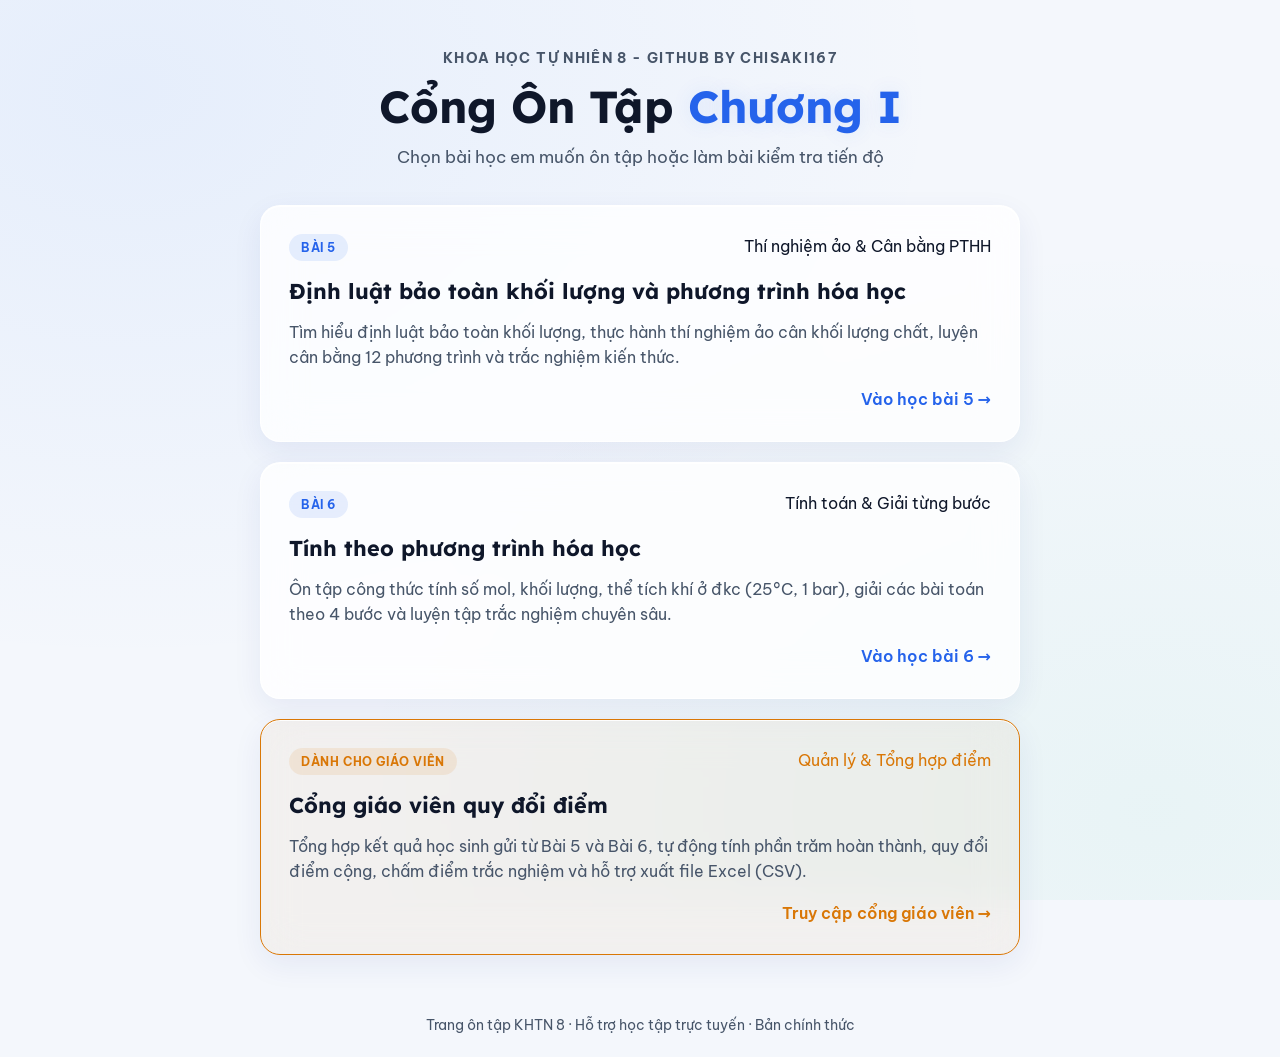
<file: index.html>
<!doctype html>
<html lang="vi">
<head>
<meta charset="utf-8">
<meta name="viewport" content="width=device-width,initial-scale=1,viewport-fit=cover">
<title>Khoa học tự nhiên 8 · Ôn tập Chương I</title>
<link rel="preconnect" href="https://fonts.googleapis.com">
<link rel="preconnect" href="https://fonts.gstatic.com" crossorigin>
<link rel="stylesheet" href="https://fonts.googleapis.com/css2?family=Be+Vietnam+Pro:wght@400;500;600;700&family=Lexend:wght@500;600;700&display=swap">
<link rel="stylesheet" href="index.css">
</head>
<body>

<header class="top wrap">
  <div class="eyebrow">Khoa học tự nhiên 8 - Github by chisaki167</div>
  <h1>Cổng Ôn Tập <span class="highlight">Chương I</span></h1>
  <p class="lead">Chọn bài học em muốn ôn tập hoặc làm bài kiểm tra tiến độ</p>
</header>

<main class="wrap">
  <!-- Bài 5 -->
  <a href="bai5.html" class="card">
    <div class="card-header">
      <span class="tag">Bài 5</span>
      <span class="muted">Thí nghiệm ảo & Cân bằng PTHH</span>
    </div>
    <h2>Định luật bảo toàn khối lượng và phương trình hóa học</h2>
    <p>Tìm hiểu định luật bảo toàn khối lượng, thực hành thí nghiệm ảo cân khối lượng chất, luyện cân bằng 12 phương trình và trắc nghiệm kiến thức.</p>
    <div class="card-footer">Vào học bài 5 →</div>
  </a>

  <!-- Bài 6 -->
  <a href="bai6.html" class="card">
    <div class="card-header">
      <span class="tag">Bài 6</span>
      <span class="muted">Tính toán & Giải từng bước</span>
    </div>
    <h2>Tính theo phương trình hóa học</h2>
    <p>Ôn tập công thức tính số mol, khối lượng, thể tích khí ở đkc (25°C, 1 bar), giải các bài toán theo 4 bước và luyện tập trắc nghiệm chuyên sâu.</p>
    <div class="card-footer">Vào học bài 6 →</div>
  </a>

  <!-- Giáo viên quy đổi điểm -->
  <a href="giaovien.html" class="card" style="border-color: var(--amber); background: rgba(217, 119, 6, 0.05);">
    <div class="card-header">
      <span class="tag" style="background: var(--amber-soft); color: var(--amber);">Dành cho giáo viên</span>
      <span class="muted" style="color: var(--amber);">Quản lý & Tổng hợp điểm</span>
    </div>
    <h2>Cổng giáo viên quy đổi điểm</h2>
    <p>Tổng hợp kết quả học sinh gửi từ Bài 5 và Bài 6, tự động tính phần trăm hoàn thành, quy đổi điểm cộng, chấm điểm trắc nghiệm và hỗ trợ xuất file Excel (CSV).</p>
    <div class="card-footer" style="color: var(--amber);">Truy cập cổng giáo viên →</div>
  </a>
</main>

<footer class="wrap">
  Trang ôn tập KHTN 8 · Hỗ trợ học tập trực tuyến · Bản chính thức
</footer>

</body>
</html>
</file>
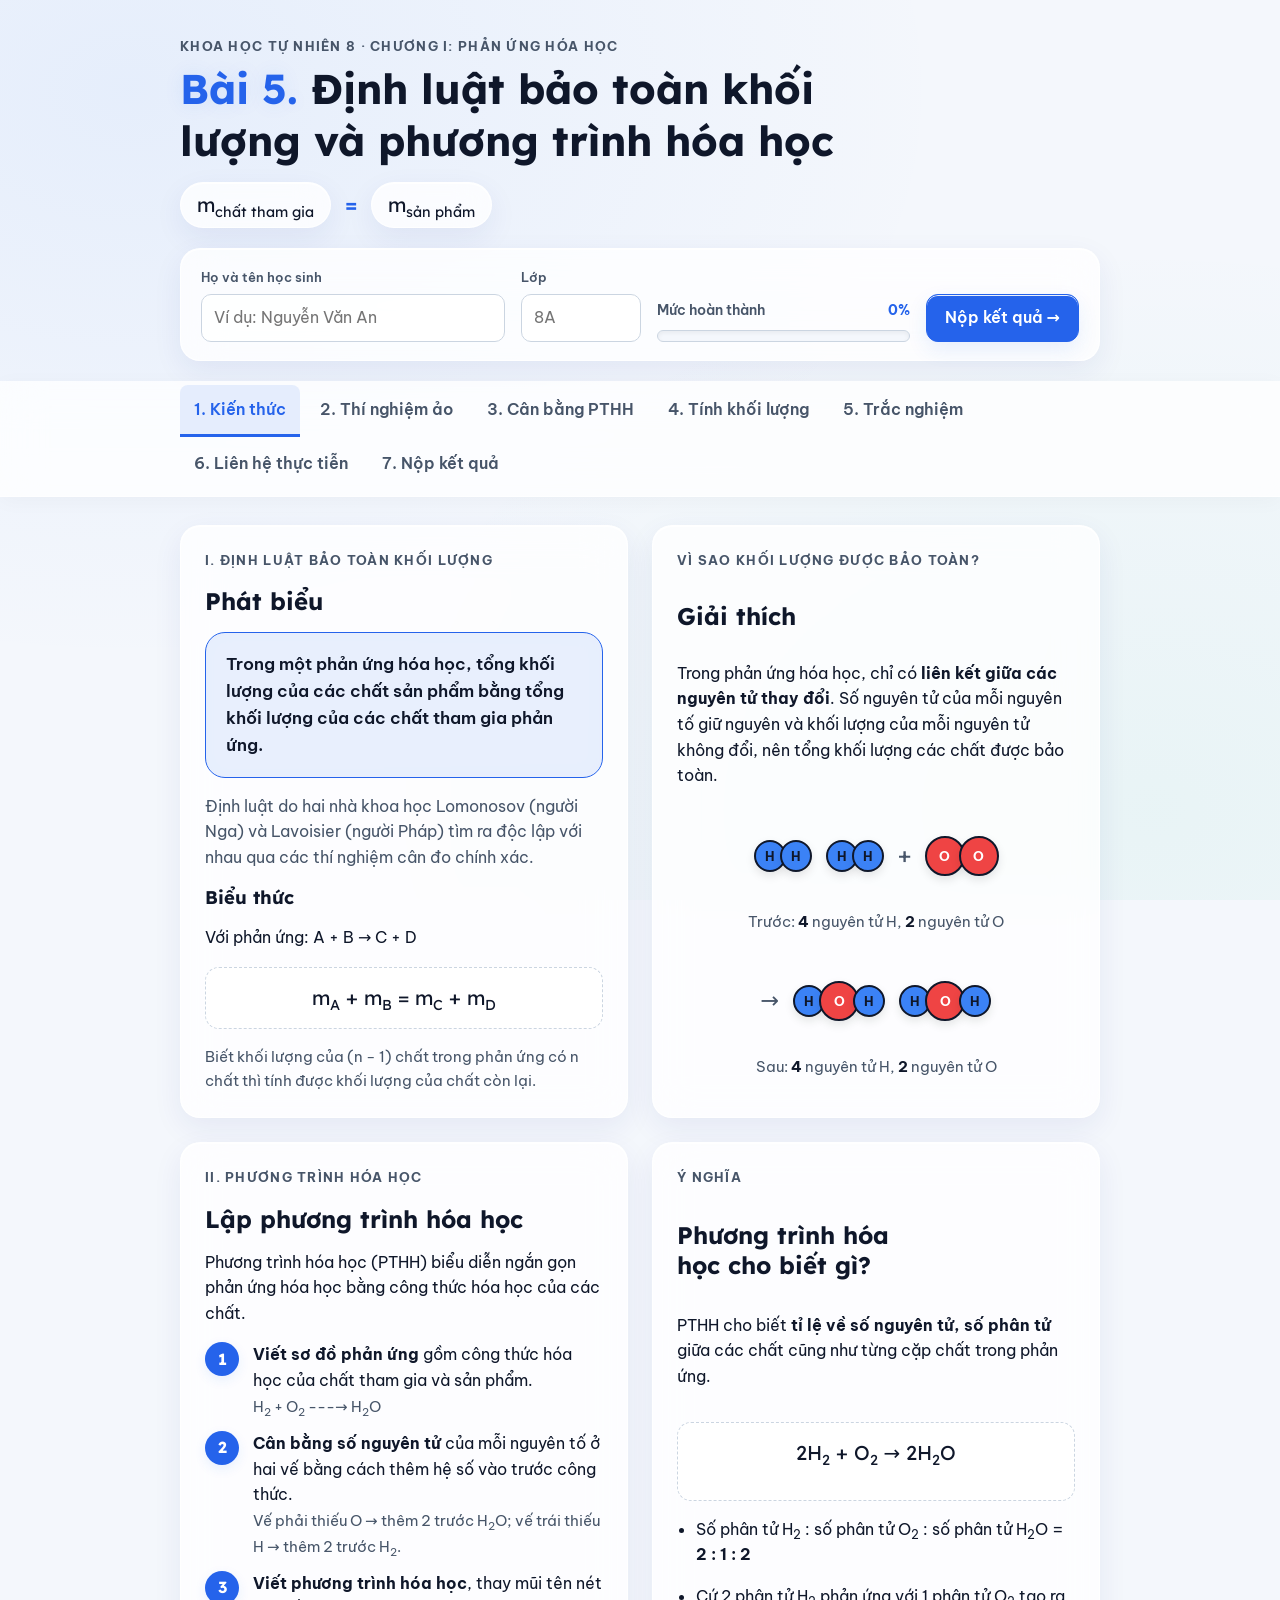
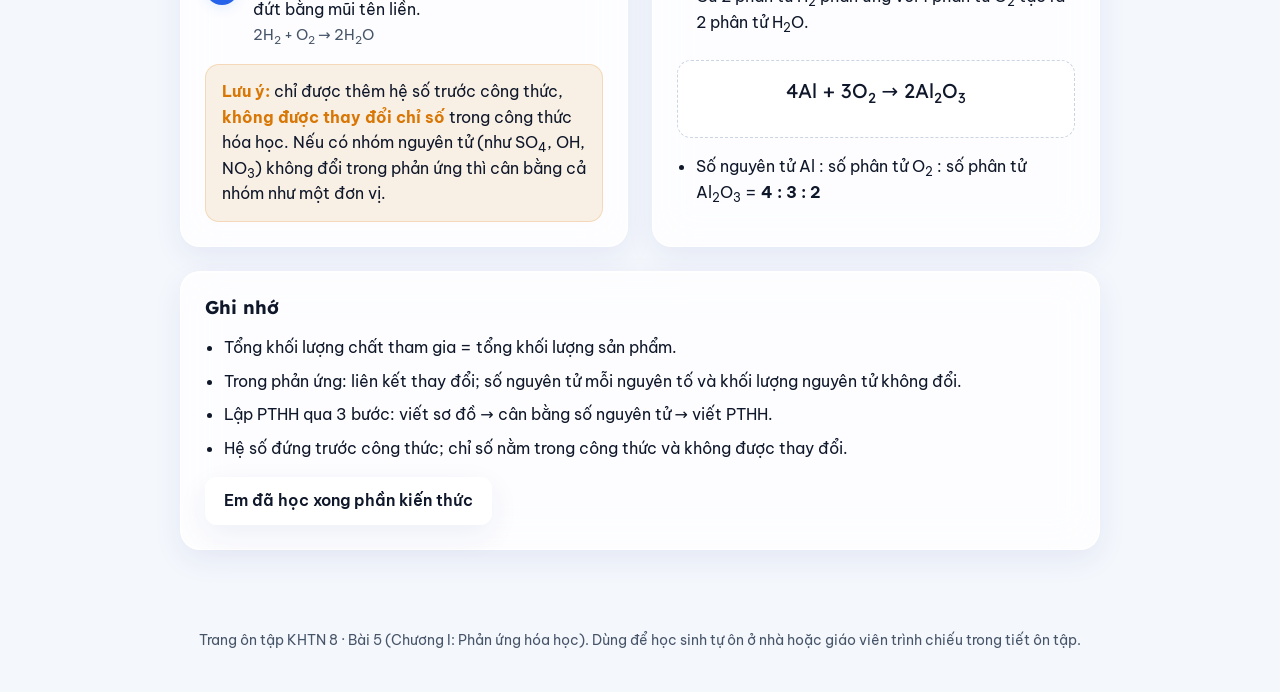
<file: bai5.html>
<!doctype html>
<html lang="vi">
<head>
<meta charset="utf-8">
<meta name="viewport" content="width=device-width,initial-scale=1,viewport-fit=cover">
<title>Bài 5 · Bảo toàn khối lượng - Github by chisaki167</title>
<link rel="preconnect" href="https://fonts.googleapis.com">
<link rel="preconnect" href="https://fonts.gstatic.com" crossorigin>
<link rel="stylesheet" href="https://fonts.googleapis.com/css2?family=Be+Vietnam+Pro:wght@400;500;600;700&family=Lexend:wght@500;600;700&display=swap">
<link rel="stylesheet" href="bai5.css">
</head>
<body>

<header class="top wrap">
  <div class="eyebrow">Khoa học tự nhiên 8 · Chương I: Phản ứng hóa học</div>
  <h1><span class="lesson">Bài 5.</span> Định luật bảo toàn khối lượng và phương trình hóa học</h1>
  <div class="law"><span class="chip">m<sub>chất tham gia</sub></span><span class="eq">=</span><span class="chip">m<sub>sản phẩm</sub></span></div>
  <div class="student" id="studentBar">
    <div class="field name"><label for="stName">Họ và tên học sinh</label><input id="stName" autocomplete="off" placeholder="Ví dụ: Nguyễn Văn An" maxlength="60"></div>
    <div class="field cls"><label for="stClass">Lớp</label><input id="stClass" autocomplete="off" placeholder="8A" maxlength="10"></div>
    <div class="meter"><div class="lbl"><span>Mức hoàn thành</span><b id="pctTop">0%</b></div><div class="bar"><i id="barTop"></i></div></div>
    <button class="btn primary" id="goSubmit">Nộp kết quả →</button>
  </div>
</header>

<nav class="tabs" aria-label="Các phần ôn tập">
  <div class="wrap" role="tablist">
    <button role="tab" data-tab="kienthuc" aria-selected="true">1. Kiến thức</button>
    <button role="tab" data-tab="thinghiem" aria-selected="false">2. Thí nghiệm ảo</button>
    <button role="tab" data-tab="canbang" aria-selected="false">3. Cân bằng PTHH</button>
    <button role="tab" data-tab="tinhtoan" aria-selected="false">4. Tính khối lượng</button>
    <button role="tab" data-tab="tracnghiem" aria-selected="false">5. Trắc nghiệm</button>
    <button role="tab" data-tab="thuctien" aria-selected="false">6. Liên hệ thực tiễn</button>
    <button role="tab" data-tab="nopbai" aria-selected="false">7. Nộp kết quả</button>
    <button role="tab" data-tab="giaovien" aria-selected="false" class="teacher" id="teacherTab" hidden>Giáo viên</button>
  </div>
</nav>

<main class="wrap">

<!-- 1. KIẾN THỨC -->
<section class="panel" id="p-kienthuc">
  <div class="grid2">
    <div class="card">
      <span class="eyebrow">I. Định luật bảo toàn khối lượng</span>
      <h2>Phát biểu</h2>
      <div class="statement">Trong một phản ứng hóa học, tổng khối lượng của các chất sản phẩm bằng tổng khối lượng của các chất tham gia phản ứng.</div>
      <p class="lead">Định luật do hai nhà khoa học Lomonosov (người Nga) và Lavoisier (người Pháp) tìm ra độc lập với nhau qua các thí nghiệm cân đo chính xác.</p>
      <h3>Biểu thức</h3>
      <p>Với phản ứng: A + B → C + D</p>
      <div class="formula">m<sub>A</sub> + m<sub>B</sub> = m<sub>C</sub> + m<sub>D</sub></div>
      <p class="explain">Biết khối lượng của (n − 1) chất trong phản ứng có n chất thì tính được khối lượng của chất còn lại.</p>
    </div>
    <div class="card">
      <span class="eyebrow">Vì sao khối lượng được bảo toàn?</span>
      <h2>Giải thích</h2>
      <p>Trong phản ứng hóa học, chỉ có <b>liên kết giữa các nguyên tử thay đổi</b>. Số nguyên tử của mỗi nguyên tố giữ nguyên và khối lượng của mỗi nguyên tử không đổi, nên tổng khối lượng các chất được bảo toàn.</p>
      <div class="react" id="molBefore" aria-label="Trước phản ứng: 2 phân tử hydrogen và 1 phân tử oxygen"></div>
      <div class="counts"><span>Trước: <b>4</b> nguyên tử H, <b>2</b> nguyên tử O</span></div>
      <div class="react" id="molAfter" aria-label="Sau phản ứng: 2 phân tử nước"></div>
      <div class="counts"><span>Sau: <b>4</b> nguyên tử H, <b>2</b> nguyên tử O</span></div>
    </div>
  </div>

  <div class="grid2">
    <div class="card">
      <span class="eyebrow">II. Phương trình hóa học</span>
      <h2>Lập phương trình hóa học</h2>
      <p>Phương trình hóa học (PTHH) biểu diễn ngắn gọn phản ứng hóa học bằng công thức hóa học của các chất.</p>
      <ol class="steps">
        <li><div><b>Viết sơ đồ phản ứng</b> gồm công thức hóa học của chất tham gia và sản phẩm.<br><span class="explain">H<sub>2</sub> + O<sub>2</sub> ---→ H<sub>2</sub>O</span></div></li>
        <li><div><b>Cân bằng số nguyên tử</b> của mỗi nguyên tố ở hai vế bằng cách thêm hệ số vào trước công thức.<br><span class="explain">Vế phải thiếu O → thêm 2 trước H<sub>2</sub>O; vế trái thiếu H → thêm 2 trước H<sub>2</sub>.</span></div></li>
        <li><div><b>Viết phương trình hóa học</b>, thay mũi tên nét đứt bằng mũi tên liền.<br><span class="explain">2H<sub>2</sub> + O<sub>2</sub> → 2H<sub>2</sub>O</span></div></li>
      </ol>
      <div class="note"><b>Lưu ý:</b> chỉ được thêm hệ số trước công thức, <b>không được thay đổi chỉ số</b> trong công thức hóa học. Nếu có nhóm nguyên tử (như SO<sub>4</sub>, OH, NO<sub>3</sub>) không đổi trong phản ứng thì cân bằng cả nhóm như một đơn vị.</div>
    </div>
    <div class="card">
      <span class="eyebrow">Ý nghĩa</span>
      <h2>Phương trình hóa học cho biết gì?</h2>
      <p>PTHH cho biết <b>tỉ lệ về số nguyên tử, số phân tử</b> giữa các chất cũng như từng cặp chất trong phản ứng.</p>
      <div class="formula">2H<sub>2</sub> + O<sub>2</sub> → 2H<sub>2</sub>O</div>
      <ul class="clean">
        <li>Số phân tử H<sub>2</sub> : số phân tử O<sub>2</sub> : số phân tử H<sub>2</sub>O = <b>2 : 1 : 2</b></li>
        <li>Cứ 2 phân tử H<sub>2</sub> phản ứng với 1 phân tử O<sub>2</sub> tạo ra 2 phân tử H<sub>2</sub>O.</li>
      </ul>
      <div class="formula">4Al + 3O<sub>2</sub> → 2Al<sub>2</sub>O<sub>3</sub></div>
      <ul class="clean">
        <li>Số nguyên tử Al : số phân tử O<sub>2</sub> : số phân tử Al<sub>2</sub>O<sub>3</sub> = <b>4 : 3 : 2</b></li>
      </ul>
    </div>
  </div>

  <div class="card">
    <h3>Ghi nhớ</h3>
    <ul class="clean">
      <li>Tổng khối lượng chất tham gia = tổng khối lượng sản phẩm.</li>
      <li>Trong phản ứng: liên kết thay đổi; số nguyên tử mỗi nguyên tố và khối lượng nguyên tử không đổi.</li>
      <li>Lập PTHH qua 3 bước: viết sơ đồ → cân bằng số nguyên tử → viết PTHH.</li>
      <li>Hệ số đứng trước công thức; chỉ số nằm trong công thức và không được thay đổi.</li>
    </ul>
    <button class="btn donebtn" id="ktDone">Em đã học xong phần kiến thức</button>
  </div>
</section>

<!-- 2. THÍ NGHIỆM ẢO -->
<section class="panel" id="p-thinghiem" hidden>
  <div class="card lab">
    <h2>Thí nghiệm ảo: cân trước và sau phản ứng</h2>
    <p class="lead">Chọn một thí nghiệm, quan sát số chỉ của cân rồi bấm <b>Tiến hành</b>. Hãy dự đoán trước: số chỉ của cân sẽ tăng, giảm hay không đổi?</p>
    <div class="seg" id="scenBtns">
      <button data-s="A" aria-pressed="true">BaCl<sub>2</sub> + Na<sub>2</sub>SO<sub>4</sub></button>
      <button data-s="B" aria-pressed="false">Đá vôi + HCl (cốc hở)</button>
      <button data-s="C" aria-pressed="false">Đá vôi + HCl (cốc có nắp kín)</button>
    </div>
    <svg id="labSvg" viewBox="0 0 520 300" role="img" aria-label="Cân điện tử với các cốc hóa chất"></svg>
    <div class="row"><button class="btn primary" id="runBtn">Tiến hành</button><button class="btn" id="resetBtn">Làm lại</button></div>
    <div class="result" id="labResult">Số chỉ của cân trước phản ứng: <b id="startMass"></b>.</div>
  </div>
</section>

<!-- 3. CÂN BẰNG -->
<section class="panel" id="p-canbang" hidden>
  <div class="card">
    <h2>Luyện cân bằng phương trình hóa học</h2>
    <p class="lead">Nhập hệ số vào ô trước mỗi công thức (để trống nghĩa là hệ số 1). Bảng đếm nguyên tử bên dưới cập nhật ngay khi em nhập.</p>
    <div class="eqlist" id="eqList"></div>
  </div>
  <div class="card">
    <div class="row" style="justify-content:space-between"><span id="eqLevel" class="tag"></span><span class="explain" id="eqPos"></span></div>
    <div class="equation" id="equation"></div>
    <div class="table-wrap"><table class="atoms" id="atomTable"></table></div>
    <div class="row"><button class="btn primary" id="checkBtn">Kiểm tra</button><button class="btn" id="hintBtn">Gợi ý</button><button class="btn" id="ansBtn">Xem đáp án</button><button class="btn" id="nextBtn">Câu tiếp →</button></div>
    <div id="eqMsg" hidden></div>
  </div>
</section>

<!-- 4. TÍNH KHỐI LƯỢNG -->
<section class="panel" id="p-tinhtoan" hidden>
  <div class="card">
    <h2>Vận dụng định luật bảo toàn khối lượng</h2>
    <p class="lead">Viết biểu thức khối lượng cho phản ứng rồi tính. Nhập đáp số (dùng dấu phẩy hoặc dấu chấm đều được).</p>
    <p class="note"><b>Lưu ý:</b> bài nào em bấm "Xem lời giải" trước khi tự làm đúng sẽ không được tính điểm.</p>
    <div id="probs"></div>
  </div>
</section>

<!-- 5. TRẮC NGHIỆM -->
<section class="panel" id="p-tracnghiem" hidden>
  <div class="card">
    <h2>Trắc nghiệm</h2>
    <p class="lead">13 câu theo ba mức: <span class="tag">Nhận biết</span> <span class="tag th">Thông hiểu</span> <span class="tag vd">Vận dụng</span>. Chọn đáp án rồi bấm <b>Nộp bài</b> ở cuối. <b>Chỉ lần nộp đầu tiên được tính điểm</b>, sau đó em có thể luyện lại thoải mái.</p>
  </div>
  <div class="card" id="quiz"></div>
  <div class="card">
    <div class="score"><button class="btn primary" id="submitQuiz">Nộp bài</button><button class="btn" id="resetQuiz" hidden>Luyện lại (không tính điểm)</button><span id="scoreOut" class="explain">Chưa nộp bài.</span></div>
  </div>
</section>

<!-- 6. THỰC TIỄN -->
<section class="panel" id="p-thuctien" hidden>
  <div class="card">
    <h2>Liên hệ thực tiễn</h2>
    <p class="lead">Suy nghĩ câu trả lời trước, rồi bấm vào từng câu hỏi để xem giải thích.</p>
  </div>
  <details><summary>Đốt cháy một cây nến, nến ngắn dần. Như vậy định luật bảo toàn khối lượng có sai không?</summary><p>Không sai. Nến (paraffin) cháy kết hợp với oxygen trong không khí tạo ra khí carbon dioxide và hơi nước bay vào không khí. Nếu thu giữ được hết các sản phẩm thì: m<sub>nến đã cháy</sub> + m<sub>oxygen</sub> = m<sub>carbon dioxide</sub> + m<sub>hơi nước</sub>.</p></details>
  <details><summary>Vì sao một chiếc đinh sắt để lâu ngoài không khí ẩm bị gỉ lại nặng hơn lúc đầu?</summary><p>Sắt kết hợp với oxygen và hơi nước trong không khí tạo thành gỉ sắt. Khối lượng gỉ bằng khối lượng sắt đã phản ứng cộng với khối lượng oxygen và nước đã kết hợp, nên đinh nặng hơn.</p></details>
  <details><summary>Nung đá vôi trong lò, khối lượng chất rắn sau khi nung giảm đi. Vì sao?</summary><p>CaCO<sub>3</sub> → CaO + CO<sub>2</sub>. Khí carbon dioxide thoát ra ngoài nên chất rắn còn lại (vôi sống CaO) nhẹ hơn. Theo định luật: m<sub>CaCO₃</sub> = m<sub>CaO</sub> + m<sub>CO₂</sub>.</p></details>
  <details><summary>Than cháy xong chỉ còn một ít tro. Khối lượng than đã đi đâu?</summary><p>Carbon trong than kết hợp với oxygen tạo khí carbon dioxide bay đi. Tro là phần chất không cháy được còn lại.</p></details>
  <details><summary>Định luật bảo toàn khối lượng được ứng dụng thế nào trong sản xuất?</summary><p>Giúp tính được lượng nguyên liệu cần dùng hoặc lượng sản phẩm thu được, chẳng hạn tính lượng vôi sống và khí carbon dioxide tạo ra khi nung một lượng đá vôi trong lò vôi, từ đó lập kế hoạch sản xuất và xử lý khí thải.</p></details>
</section>

<!-- 7. NỘP KẾT QUẢ -->
<section class="panel" id="p-nopbai" hidden>
  <div class="grid2">
    <div class="card">
      <h2>Mức hoàn thành của em</h2>
      <p class="lead">Chỉ tính phần em <b>tự làm đúng</b>: không tính câu đã xem đáp án hoặc lời giải trước, trắc nghiệm tính lần nộp đầu. Kết quả được lưu trên máy em đang dùng. Hãy dùng cùng một máy và trình duyệt cho đến khi nộp kết quả.</p>
      <div class="prog" id="progList"></div>
    </div>
    <div class="card">
      <h2>Gửi kết quả cho giáo viên</h2>
      <ol class="steps">
        <li><div>Điền <b>họ tên</b> và <b>lớp</b> ở đầu trang.</div></li>
        <li><div>Bấm <b>Tạo mã kết quả</b>.</div></li>
        <li><div>Bấm <b>Sao chép mã</b> rồi gửi mã cho giáo viên qua nhóm lớp hoặc theo cách thầy cô hướng dẫn.</div></li>
      </ol>
      <div class="row"><button class="btn primary" id="makeCode">Tạo mã kết quả</button><button class="btn" id="copyCode" hidden>Sao chép mã</button></div>
      <div id="codeMsg" hidden></div>
      <div class="codebox" id="codeBox" hidden></div>
      <p class="explain">Lưu ý: nếu em xóa tiến độ để làm lại, giáo viên sẽ thấy điều đó trong bảng kết quả. Mã chứa họ tên, lớp và kết quả các phần. Em có thể làm thêm rồi tạo mã mới; giáo viên sẽ giữ lại lần gửi mới nhất.</p>
      <div class="row"><button class="btn" id="resetAll">Xóa tiến độ trên máy này</button></div>
    </div>
  </div>
</section>

<!-- GIÁO VIÊN -->
<section class="panel" id="p-giaovien" hidden>
  <div class="card">
    <h2>Bảng theo dõi của giáo viên</h2>
    <p class="lead">Mục này chỉ hiện với giáo viên (chủ trang). Dán các mã học sinh gửi vào ô dưới (dán nguyên đoạn tin nhắn cũng được, trang tự lọc ra các mã), rồi bấm <b>Thêm kết quả</b>.</p>
    <textarea id="pasteBox" aria-label="Dán mã kết quả của học sinh" placeholder="Dán mã dạng KHTN8B5-…"></textarea>
    <div class="row"><button class="btn primary" id="addCodes">Thêm kết quả</button><span class="explain" id="addMsg"></span></div>
    <p class="explain" id="dbNote"></p>
  </div>
  <div class="card">
    <h3>Quy đổi điểm cộng</h3>
    <p class="explain">Học sinh đạt từ mức phần trăm nào thì được cộng bao nhiêu điểm. Dòng nào để trống sẽ được bỏ qua. Học sinh không đạt mức nào thì điểm cộng là 0.</p>
    <div class="bonusrows">
      <div class="row"><label for="bm0">Từ</label><input id="bm0" inputmode="numeric" autocomplete="off"><span>% trở lên → cộng</span><input id="bp0" inputmode="decimal" autocomplete="off" aria-label="Điểm cộng mức 1"><span>điểm</span></div>
      <div class="row"><label for="bm1">Từ</label><input id="bm1" inputmode="numeric" autocomplete="off"><span>% trở lên → cộng</span><input id="bp1" inputmode="decimal" autocomplete="off" aria-label="Điểm cộng mức 2"><span>điểm</span></div>
      <div class="row"><label for="bm2">Từ</label><input id="bm2" inputmode="numeric" autocomplete="off"><span>% trở lên → cộng</span><input id="bp2" inputmode="decimal" autocomplete="off" aria-label="Điểm cộng mức 3"><span>điểm</span></div>
    </div>
    <div class="row"><button class="btn primary" id="saveBonus">Lưu mức quy đổi</button><span class="explain" id="bonusMsg"></span></div>
  </div>
  <div class="card">
    <div class="row" style="justify-content:space-between">
      <div class="field"><label for="clsFilter">Lọc theo lớp</label><select id="clsFilter"><option value="">Tất cả các lớp</option></select></div>
      <button class="btn" id="exportCsv">Tải bảng điểm (CSV)</button>
    </div>
    <div class="tiles" id="tiles"></div>
    <div class="table-wrap"><table class="res" id="resTable"></table></div>
    <span class="explain" id="exportMsg"></span>
  </div>
</section>

</main>
<footer class="wrap">Trang ôn tập KHTN 8 · Bài 5 (Chương I: Phản ứng hóa học). Dùng để học sinh tự ôn ở nhà hoặc giáo viên trình chiếu trong tiết ôn tập.</footer>

<script src="bai5.js"></script>
</body>
</html>
</file>
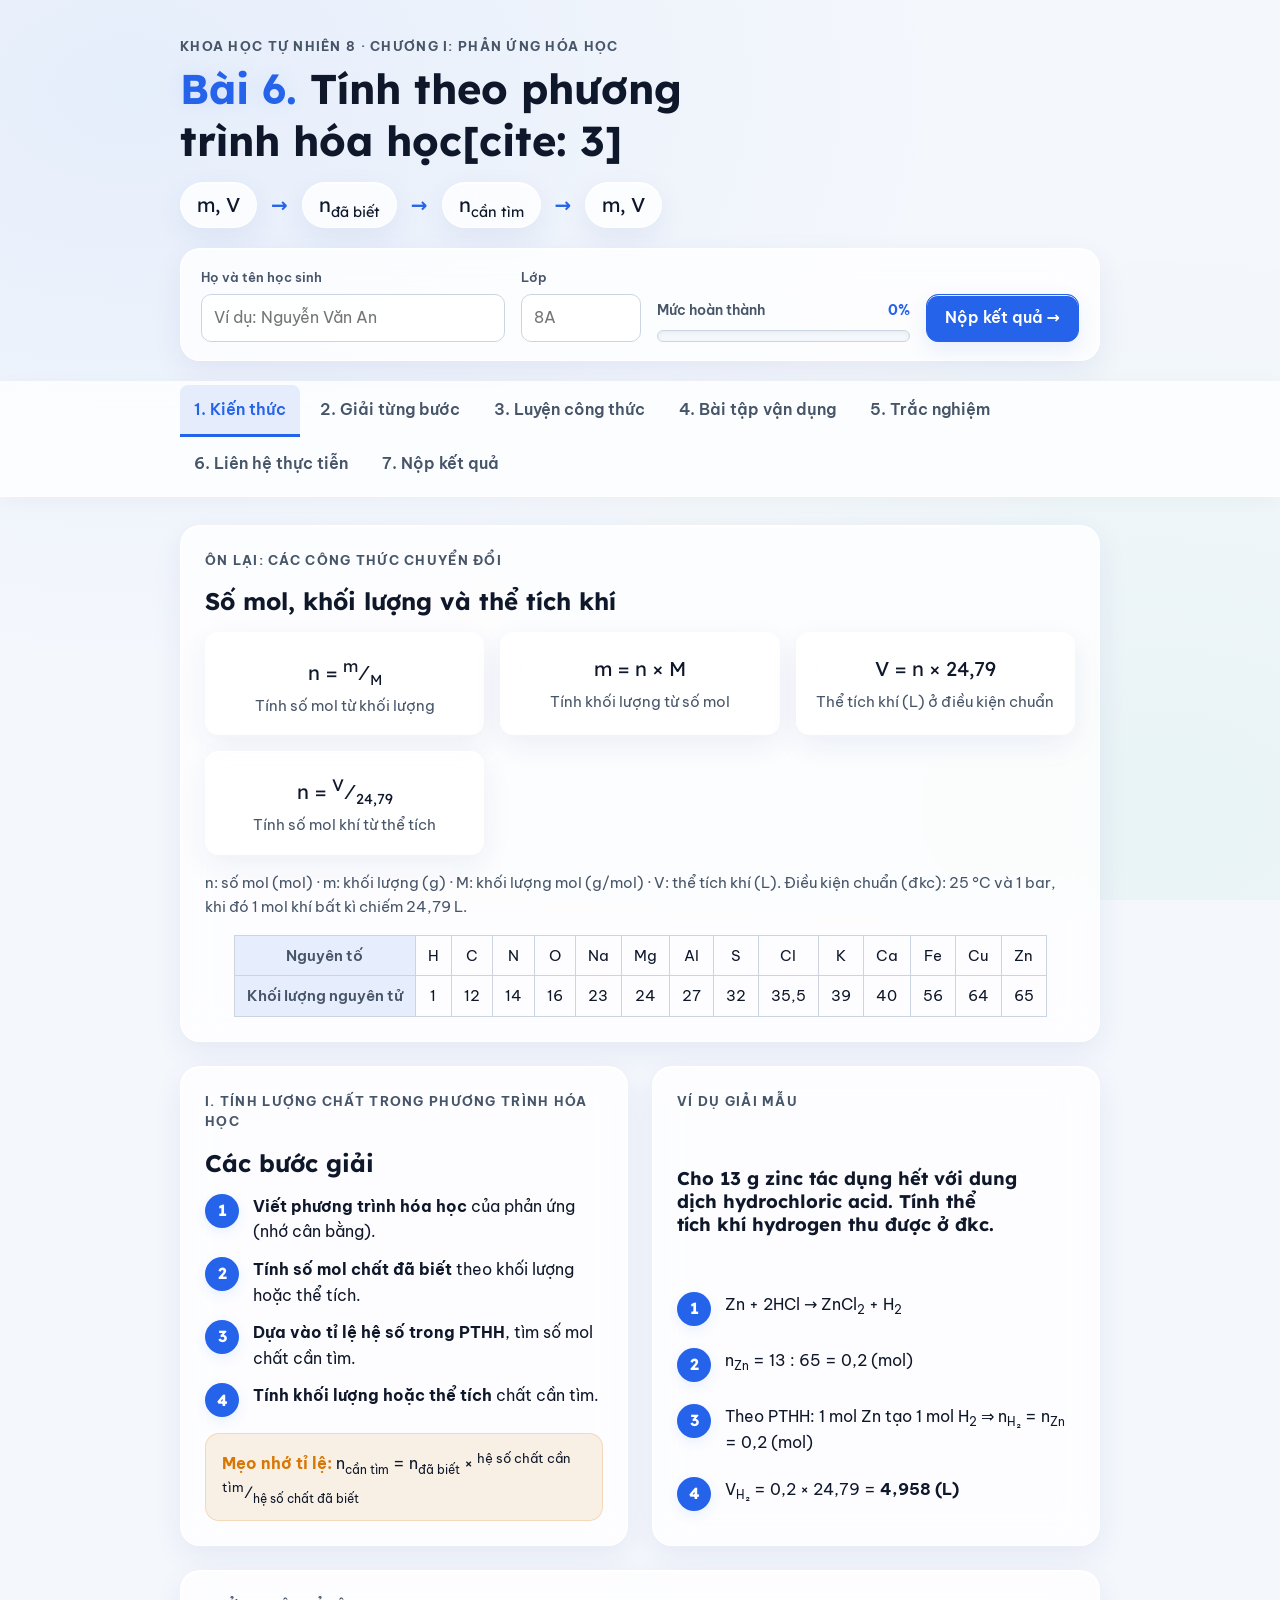
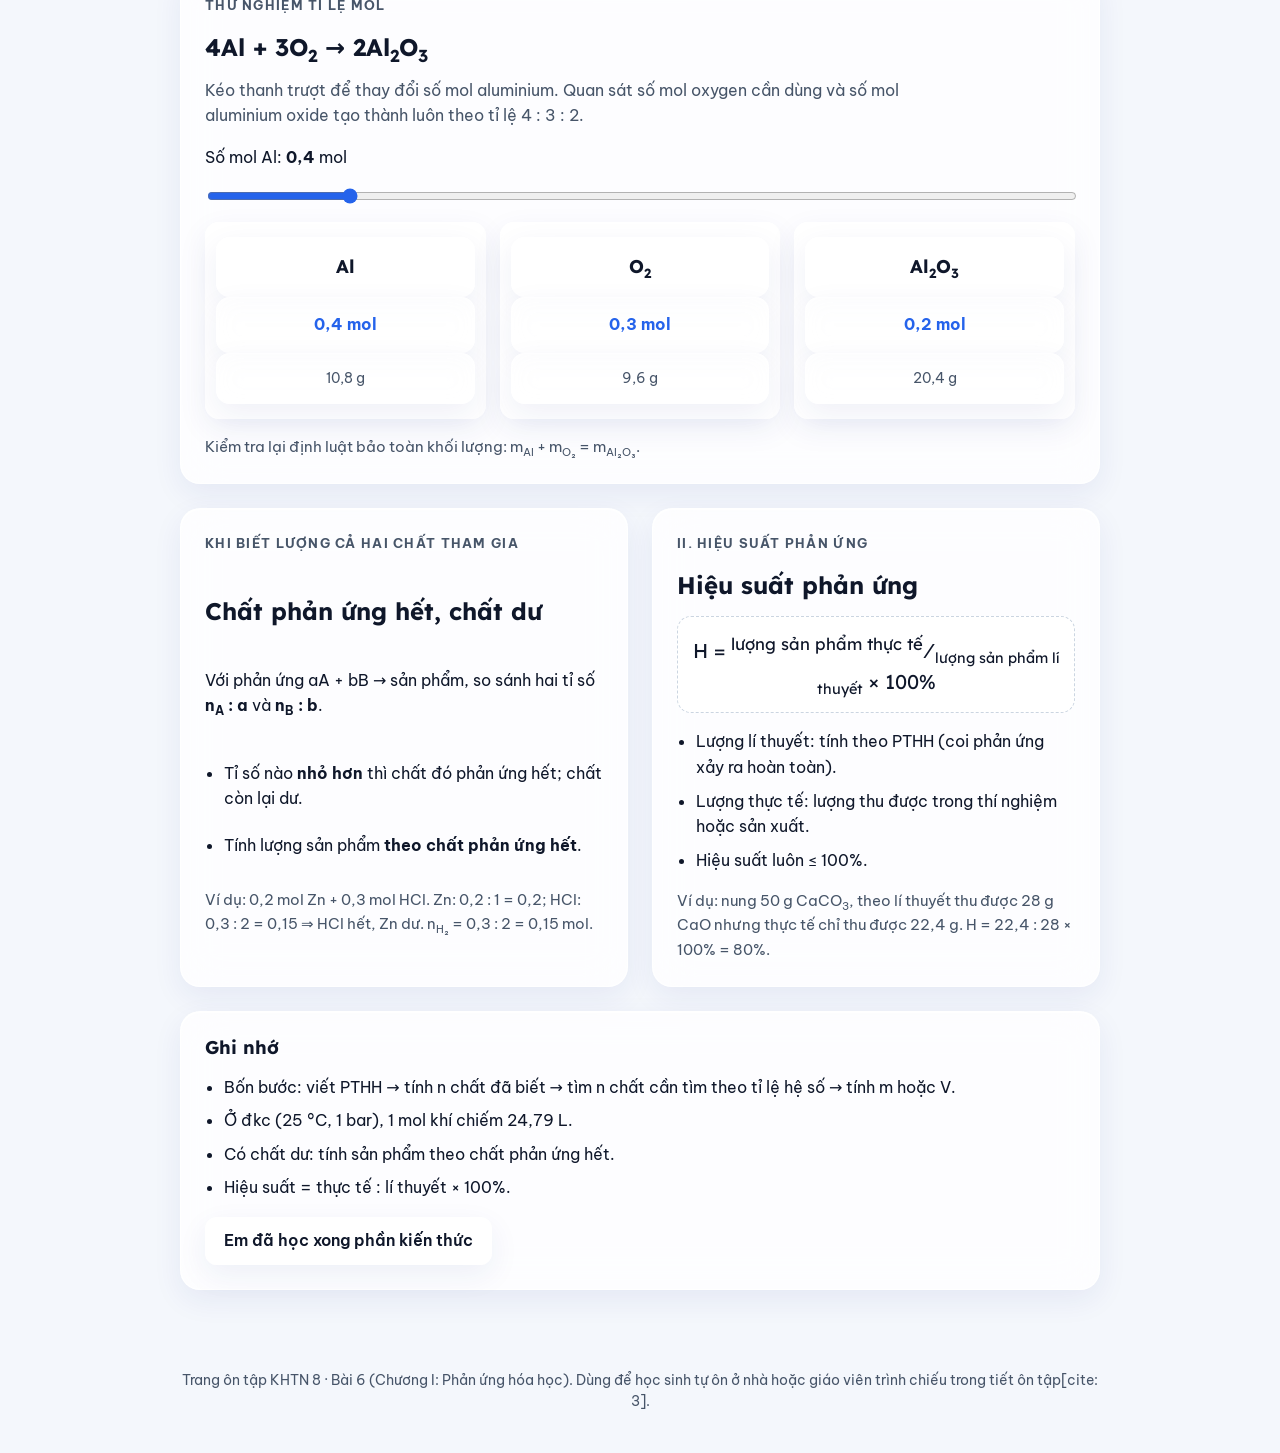
<file: bai6.html>
<!doctype html>
<html lang="vi">
<head>
<meta charset="utf-8">
<meta name="viewport" content="width=device-width,initial-scale=1,viewport-fit=cover">
<title>Bài 6 · Tính theo PTHH</title>
<link rel="preconnect" href="https://fonts.googleapis.com">
<link rel="preconnect" href="https://fonts.gstatic.com" crossorigin>
<link rel="stylesheet" href="https://fonts.googleapis.com/css2?family=Be+Vietnam+Pro:wght@400;500;600;700&family=Lexend:wght@500;600;700&display=swap">
<link rel="stylesheet" href="bai6.css">
</head>
<body>

<header class="top wrap">
  <div class="eyebrow">Khoa học tự nhiên 8 · Chương I: Phản ứng hóa học</div>
  <h1><span class="lesson">Bài 6.</span> Tính theo phương trình hóa học[cite: 3]</h1>
  <div class="law"><span class="chip">m, V</span><span class="eq">→</span><span class="chip">n<sub>đã biết</sub></span><span class="eq">→</span><span class="chip">n<sub>cần tìm</sub></span><span class="eq">→</span><span class="chip">m, V</span></div>
  <div class="student" id="studentBar">
    <div class="field name"><label for="stName">Họ và tên học sinh</label><input id="stName" autocomplete="off" placeholder="Ví dụ: Nguyễn Văn An" maxlength="60"></div>
    <div class="field cls"><label for="stClass">Lớp</label><input id="stClass" autocomplete="off" placeholder="8A" maxlength="10"></div>
    <div class="meter"><div class="lbl"><span>Mức hoàn thành</span><b id="pctTop">0%</b></div><div class="bar"><i id="barTop"></i></div></div>
    <button class="btn primary" id="goSubmit">Nộp kết quả →</button>
  </div>
</header>

<nav class="tabs" aria-label="Các phần ôn tập">
  <div class="wrap" role="tablist">
    <button role="tab" data-tab="kienthuc" aria-selected="true">1. Kiến thức</button>
    <button role="tab" data-tab="tungbuoc" aria-selected="false">2. Giải từng bước</button>
    <button role="tab" data-tab="congthuc" aria-selected="false">3. Luyện công thức</button>
    <button role="tab" data-tab="baitap" aria-selected="false">4. Bài tập vận dụng</button>
    <button role="tab" data-tab="tracnghiem" aria-selected="false">5. Trắc nghiệm</button>
    <button role="tab" data-tab="thuctien" aria-selected="false">6. Liên hệ thực tiễn</button>
    <button role="tab" data-tab="nopbai" aria-selected="false">7. Nộp kết quả</button>
    <button role="tab" data-tab="giaovien" aria-selected="false" class="teacher" id="teacherTab" hidden>Giáo viên</button>
  </div>
</nav>

<main class="wrap">

<!-- 1. KIẾN THỨC -->
<section class="panel" id="p-kienthuc">
  <div class="card">
    <span class="eyebrow">Ôn lại: các công thức chuyển đổi</span>
    <h2>Số mol, khối lượng và thể tích khí</h2>
    <div class="ftable">
      <div><div class="formula">n = <sup>m</sup>⁄<sub>M</sub></div><span class="explain">Tính số mol từ khối lượng</span></div>
      <div><div class="formula">m = n × M</div><span class="explain">Tính khối lượng từ số mol</span></div>
      <div><div class="formula">V = n × 24,79</div><span class="explain">Thể tích khí (L) ở điều kiện chuẩn</span></div>
      <div><div class="formula">n = <sup>V</sup>⁄<sub>24,79</sub></div><span class="explain">Tính số mol khí từ thể tích</span></div>
    </div>
    <p class="explain">n: số mol (mol) · m: khối lượng (g) · M: khối lượng mol (g/mol) · V: thể tích khí (L). Điều kiện chuẩn (đkc): 25 °C và 1 bar, khi đó 1 mol khí bất kì chiếm 24,79 L.</p>
    <div class="table-wrap"><table class="mtable"><tr><th>Nguyên tố</th><td>H</td><td>C</td><td>N</td><td>O</td><td>Na</td><td>Mg</td><td>Al</td><td>S</td><td>Cl</td><td>K</td><td>Ca</td><td>Fe</td><td>Cu</td><td>Zn</td></tr><tr><th>Khối lượng nguyên tử</th><td>1</td><td>12</td><td>14</td><td>16</td><td>23</td><td>24</td><td>27</td><td>32</td><td>35,5</td><td>39</td><td>40</td><td>56</td><td>64</td><td>65</td></tr></table></div>
  </div>

  <div class="grid2">
    <div class="card">
      <span class="eyebrow">I. Tính lượng chất trong phương trình hóa học</span>
      <h2>Các bước giải</h2>
      <ol class="steps">
        <li><div><b>Viết phương trình hóa học</b> của phản ứng (nhớ cân bằng).</div></li>
        <li><div><b>Tính số mol chất đã biết</b> theo khối lượng hoặc thể tích.</div></li>
        <li><div><b>Dựa vào tỉ lệ hệ số trong PTHH</b>, tìm số mol chất cần tìm.</div></li>
        <li><div><b>Tính khối lượng hoặc thể tích</b> chất cần tìm.</div></li>
      </ol>
      <div class="note"><b>Mẹo nhớ tỉ lệ:</b> n<sub>cần tìm</sub> = n<sub>đã biết</sub> × <sup>hệ số chất cần tìm</sup>⁄<sub>hệ số chất đã biết</sub></div>
    </div>
    <div class="card">
      <span class="eyebrow">Ví dụ giải mẫu</span>
      <h3>Cho 13 g zinc tác dụng hết với dung dịch hydrochloric acid. Tính thể tích khí hydrogen thu được ở đkc.</h3>
      <ol class="steps">
        <li><div>Zn + 2HCl → ZnCl<sub>2</sub> + H<sub>2</sub></div></li>
        <li><div>n<sub>Zn</sub> = 13 : 65 = 0,2 (mol)</div></li>
        <li><div>Theo PTHH: 1 mol Zn tạo 1 mol H<sub>2</sub> ⇒ n<sub>H₂</sub> = n<sub>Zn</sub> = 0,2 (mol)</div></li>
        <li><div>V<sub>H₂</sub> = 0,2 × 24,79 = <b>4,958 (L)</b></div></li>
      </ol>
    </div>
  </div>

  <div class="card ratio">
    <span class="eyebrow">Thử nghiệm tỉ lệ mol</span>
    <h2>4Al + 3O<sub>2</sub> → 2Al<sub>2</sub>O<sub>3</sub></h2>
    <p class="lead">Kéo thanh trượt để thay đổi số mol aluminium. Quan sát số mol oxygen cần dùng và số mol aluminium oxide tạo thành luôn theo tỉ lệ 4 : 3 : 2.</p>
    <label for="alRange">Số mol Al: <b id="alVal">0,4</b> mol</label>
    <input type="range" id="alRange" min="1" max="20" value="4">
    <div class="rgrid">
      <div><div class="f">Al</div><div class="v" id="rAl"></div><div class="s" id="mAl"></div></div>
      <div><div class="f">O<sub>2</sub></div><div class="v" id="rO2"></div><div class="s" id="mO2"></div></div>
      <div><div class="f">Al<sub>2</sub>O<sub>3</sub></div><div class="v" id="rAl2O3"></div><div class="s" id="mAl2O3"></div></div>
    </div>
    <p class="explain">Kiểm tra lại định luật bảo toàn khối lượng: m<sub>Al</sub> + m<sub>O₂</sub> = m<sub>Al₂O₃</sub>.</p>
  </div>

  <div class="grid2">
    <div class="card">
      <span class="eyebrow">Khi biết lượng cả hai chất tham gia</span>
      <h2>Chất phản ứng hết, chất dư</h2>
      <p>Với phản ứng aA + bB → sản phẩm, so sánh hai tỉ số <b>n<sub>A</sub> : a</b> và <b>n<sub>B</sub> : b</b>.</p>
      <ul class="clean">
        <li>Tỉ số nào <b>nhỏ hơn</b> thì chất đó phản ứng hết; chất còn lại dư.</li>
        <li>Tính lượng sản phẩm <b>theo chất phản ứng hết</b>.</li>
      </ul>
      <p class="explain">Ví dụ: 0,2 mol Zn + 0,3 mol HCl. Zn: 0,2 : 1 = 0,2; HCl: 0,3 : 2 = 0,15 ⇒ HCl hết, Zn dư. n<sub>H₂</sub> = 0,3 : 2 = 0,15 mol.</p>
    </div>
    <div class="card">
      <span class="eyebrow">II. Hiệu suất phản ứng</span>
      <h2>Hiệu suất phản ứng</h2>
      <div class="formula">H = <sup>lượng sản phẩm thực tế</sup>⁄<sub>lượng sản phẩm lí thuyết</sub> × 100%</div>
      <ul class="clean">
        <li>Lượng lí thuyết: tính theo PTHH (coi phản ứng xảy ra hoàn toàn).</li>
        <li>Lượng thực tế: lượng thu được trong thí nghiệm hoặc sản xuất.</li>
        <li>Hiệu suất luôn ≤ 100%.</li>
      </ul>
      <p class="explain">Ví dụ: nung 50 g CaCO<sub>3</sub>, theo lí thuyết thu được 28 g CaO nhưng thực tế chỉ thu được 22,4 g. H = 22,4 : 28 × 100% = 80%.</p>
    </div>
  </div>

  <div class="card">
    <h3>Ghi nhớ</h3>
    <ul class="clean">
      <li>Bốn bước: viết PTHH → tính n chất đã biết → tìm n chất cần tìm theo tỉ lệ hệ số → tính m hoặc V.</li>
      <li>Ở đkc (25 °C, 1 bar), 1 mol khí chiếm 24,79 L.</li>
      <li>Có chất dư: tính sản phẩm theo chất phản ứng hết.</li>
      <li>Hiệu suất = thực tế : lí thuyết × 100%.</li>
    </ul>
    <button class="btn donebtn" id="ktDone">Em đã học xong phần kiến thức</button>
  </div>
</section>

<!-- 2. GIẢI TỪNG BƯỚC -->
<section class="panel" id="p-tungbuoc" hidden>
  <div class="card">
    <h2>Giải từng bước có hướng dẫn</h2>
    <p class="lead">Làm lần lượt từng bước. Mỗi bước đúng thì bước tiếp theo mới mở ra. Làm đúng hết các bước là hoàn thành bài.</p>
    <div class="eqlist" id="gList"></div>
  </div>
  <div class="card">
    <div class="row" style="justify-content:space-between"><b id="gTitle"></b><span class="explain" id="gPos"></span></div>
    <p id="gText"></p>
    <div class="formula" id="gEq"></div>
    <div class="gsteps" id="gSteps"></div>
    <div class="row"><button class="btn" id="gNext">Bài tiếp →</button></div>
  </div>
</section>

<!-- 3. LUYỆN CÔNG THỨC -->
<section class="panel" id="p-congthuc" hidden>
  <div class="card">
    <h2>Luyện công thức n, m, V</h2>
    <p class="lead">Mỗi lượt máy ra một câu ngẫu nhiên. Làm đúng 10 câu là hoàn thành phần này. Dùng bảng khối lượng nguyên tử ở phần Kiến thức để tính khối lượng mol.</p>
    <div class="row"><span class="tag" id="drillCount">Đúng 0/10</span></div>
    <div class="drill" id="drillQ"></div>
    <div class="row" style="justify-content:center"><input id="drillA" inputmode="decimal" autocomplete="off" aria-label="Đáp số" style="width:8em;padding:10px 12px;border:1px solid var(--line-solid);border-radius:10px;background:var(--surface);color:var(--accent);font:inherit;font-weight:700;text-align:center"><span id="drillU"></span></div>
    <div class="row" style="justify-content:center"><button class="btn primary" id="drillCheck">Kiểm tra</button><button class="btn" id="drillHint">Gợi ý</button><button class="btn" id="drillNew">Câu khác</button></div>
    <div id="drillMsg" hidden></div>
  </div>
</section>

<!-- 4. BÀI TẬP -->
<section class="panel" id="p-baitap" hidden>
  <div class="card">
    <h2>Bài tập vận dụng</h2>
    <p class="lead">Giải ra giấy theo bốn bước rồi nhập đáp số (dùng dấu phẩy hoặc dấu chấm đều được). Kết quả thể tích làm tròn đến 2 chữ số thập phân.</p>
    <p class="note"><b>Lưu ý:</b> bài nào em bấm "Xem lời giải" trước khi tự làm đúng sẽ không được tính điểm.</p>
    <div id="probs"></div>
  </div>
</section>

<!-- 5. TRẮC NGHIỆM -->
<section class="panel" id="p-tracnghiem" hidden>
  <div class="card">
    <h2>Trắc nghiệm</h2>
    <p class="lead">13 câu theo ba mức: <span class="tag">Nhận biết</span> <span class="tag th">Thông hiểu</span> <span class="tag vd">Vận dụng</span>. Chọn đáp án rồi bấm <b>Nộp bài</b> ở cuối. <b>Chỉ lần nộp đầu tiên được tính điểm</b>, sau đó em có thể luyện lại thoải mái.</p>
  </div>
  <div class="card" id="quiz"></div>
  <div class="card">
    <div class="score"><button class="btn primary" id="submitQuiz">Nộp bài</button><button class="btn" id="resetQuiz" hidden>Luyện lại (không tính điểm)</button><span id="scoreOut" class="explain">Chưa nộp bài.</span></div>
  </div>
</section>

<!-- 6. THỰC TIỄN -->
<section class="panel" id="p-thuctien" hidden>
  <div class="card">
    <h2>Liên hệ thực tiễn</h2>
    <p class="lead">Suy nghĩ câu trả lời trước, rồi bấm vào từng câu hỏi để xem giải thích.</p>
  </div>
  <details><summary>Vì sao các nhà máy phải tính theo phương trình hóa học trước khi sản xuất?</summary><p>Để biết cần bao nhiêu nguyên liệu cho một lượng sản phẩm mong muốn. Ví dụ lò vôi tính được: muốn có 56 tấn vôi sống CaO thì cần nung 100 tấn đá vôi CaCO<sub>3</sub> (theo lí thuyết). Tính trước giúp tiết kiệm nguyên liệu, chi phí và hạn chế chất thải.</p></details>
  <details><summary>Vì sao trong thực tế hiệu suất phản ứng thường nhỏ hơn 100%?</summary><p>Phản ứng có thể xảy ra không hoàn toàn, nguyên liệu có lẫn tạp chất, có phản ứng phụ tạo chất khác, và sản phẩm bị hao hụt khi thu gom, lọc, chuyển bình.</p></details>
  <details><summary>Túi khí ô tô bung ra trong tích tắc nhờ phản ứng nào? Người ta tính lượng hóa chất thế nào?</summary><p>Túi khí chứa sodium azide, khi va chạm bị phân hủy rất nhanh: 2NaN<sub>3</sub> → 2Na + 3N<sub>2</sub>. Khí nitrogen làm phồng túi. Nhà sản xuất tính theo PTHH để có lượng NaN<sub>3</sub> vừa đủ tạo ra thể tích khí cần thiết: quá ít túi không đủ căng, quá nhiều túi có thể bị nổ.</p></details>
  <details><summary>Khi đun bếp, nếu thiếu không khí thì ngọn lửa có màu vàng, nhiều muội. Vì sao?</summary><p>Theo PTHH, nhiên liệu cần một lượng oxygen nhất định để cháy hoàn toàn thành carbon dioxide và nước. Thiếu oxygen thì nhiên liệu cháy không hoàn toàn, sinh muội than (carbon) và có thể sinh khí carbon monoxide rất độc. Vì vậy cần đun bếp ở nơi thoáng khí.</p></details>
  <details><summary>Vì sao khi đốt than trong lò công nghiệp, người ta thường thổi dư không khí?</summary><p>Để than (chất cần sử dụng hết) phản ứng hết, cháy hoàn toàn, tỏa nhiều nhiệt và ít tạo khí carbon monoxide. Oxygen trong không khí là chất dư, có sẵn và không tốn tiền mua.</p></details>
</section>

<!-- 7. NỘP KẾT QUẢ -->
<section class="panel" id="p-nopbai" hidden>
  <div class="grid2">
    <div class="card">
      <h2>Mức hoàn thành của em</h2>
      <p class="lead">Chỉ tính phần em <b>tự làm đúng</b>: không tính câu đã xem đáp án hoặc lời giải trước, trắc nghiệm tính lần nộp đầu. Kết quả được lưu trên máy em đang dùng. Hãy dùng cùng một máy và trình duyệt cho đến khi nộp kết quả.</p>
      <div class="prog" id="progList"></div>
    </div>
    <div class="card">
      <h2>Gửi kết quả cho giáo viên</h2>
      <ol class="steps">
        <li><div>Điền <b>họ tên</b> và <b>lớp</b> ở đầu trang.</div></li>
        <li><div>Bấm <b>Tạo mã kết quả</b>.</div></li>
        <li><div>Bấm <b>Sao chép mã</b> rồi gửi mã cho giáo viên qua nhóm lớp hoặc theo cách thầy cô hướng dẫn.</div></li>
      </ol>
      <div class="row"><button class="btn primary" id="makeCode">Tạo mã kết quả</button><button class="btn" id="copyCode" hidden>Sao chép mã</button></div>
      <div id="codeMsg" hidden></div>
      <div class="codebox" id="codeBox" hidden></div>
      <p class="explain">Lưu ý: nếu em xóa tiến độ để làm lại, giáo viên sẽ thấy điều đó trong bảng kết quả. Mã chứa họ tên, lớp và kết quả các phần. Em có thể làm thêm rồi tạo mã mới; giáo viên sẽ giữ lại lần gửi mới nhất.</p>
      <div class="row"><button class="btn" id="resetAll">Xóa tiến độ trên máy này</button></div>
    </div>
  </div>
</section>

<!-- GIÁO VIÊN -->
<section class="panel" id="p-giaovien" hidden>
  <div class="card">
    <h2>Bảng theo dõi của giáo viên</h2>
    <p class="lead">Mục này chỉ hiện với giáo viên (chủ trang). Dán các mã học sinh gửi vào ô dưới (dán nguyên đoạn tin nhắn cũng được, trang tự lọc ra các mã), rồi bấm <b>Thêm kết quả</b>.</p>
    <textarea id="pasteBox" aria-label="Dán mã kết quả của học sinh" placeholder="Dán mã dạng KHTN8B6-…"></textarea>
    <div class="row"><button class="btn primary" id="addCodes">Thêm kết quả</button><span class="explain" id="addMsg"></span></div>
    <p class="explain" id="dbNote"></p>
  </div>
  <div class="card">
    <h3>Quy đổi điểm cộng</h3>
    <p class="explain">Học sinh đạt từ mức phần trăm nào thì được cộng bao nhiêu điểm. Dòng nào để trống sẽ được bỏ qua. Học sinh không đạt mức nào thì điểm cộng là 0.</p>
    <div class="bonusrows">
      <div class="row"><label for="bm0">Từ</label><input id="bm0" inputmode="numeric" autocomplete="off"><span>% trở lên → cộng</span><input id="bp0" inputmode="decimal" autocomplete="off" aria-label="Điểm cộng mức 1"><span>điểm</span></div>
      <div class="row"><label for="bm1">Từ</label><input id="bm1" inputmode="numeric" autocomplete="off"><span>% trở lên → cộng</span><input id="bp1" inputmode="decimal" autocomplete="off" aria-label="Điểm cộng mức 2"><span>điểm</span></div>
      <div class="row"><label for="bm2">Từ</label><input id="bm2" inputmode="numeric" autocomplete="off"><span>% trở lên → cộng</span><input id="bp2" inputmode="decimal" autocomplete="off" aria-label="Điểm cộng mức 3"><span>điểm</span></div>
    </div>
    <div class="row"><button class="btn primary" id="saveBonus">Lưu mức quy đổi</button><span class="explain" id="bonusMsg"></span></div>
  </div>
  <div class="card">
    <div class="row" style="justify-content:space-between">
      <div class="field"><label for="clsFilter">Lọc theo lớp</label><select id="clsFilter"><option value="">Tất cả các lớp</option></select></div>
      <button class="btn" id="exportCsv">Tải bảng điểm (CSV)</button>
    </div>
    <div class="tiles" id="tiles"></div>
    <div class="table-wrap"><table class="res" id="resTable"></table></div>
    <span class="explain" id="exportMsg"></span>
  </div>
</section>

</main>
<footer class="wrap">Trang ôn tập KHTN 8 · Bài 6 (Chương I: Phản ứng hóa học). Dùng để học sinh tự ôn ở nhà hoặc giáo viên trình chiếu trong tiết ôn tập[cite: 3].</footer>

<script src="bai6.js"></script>
</body>
</html>
</file>
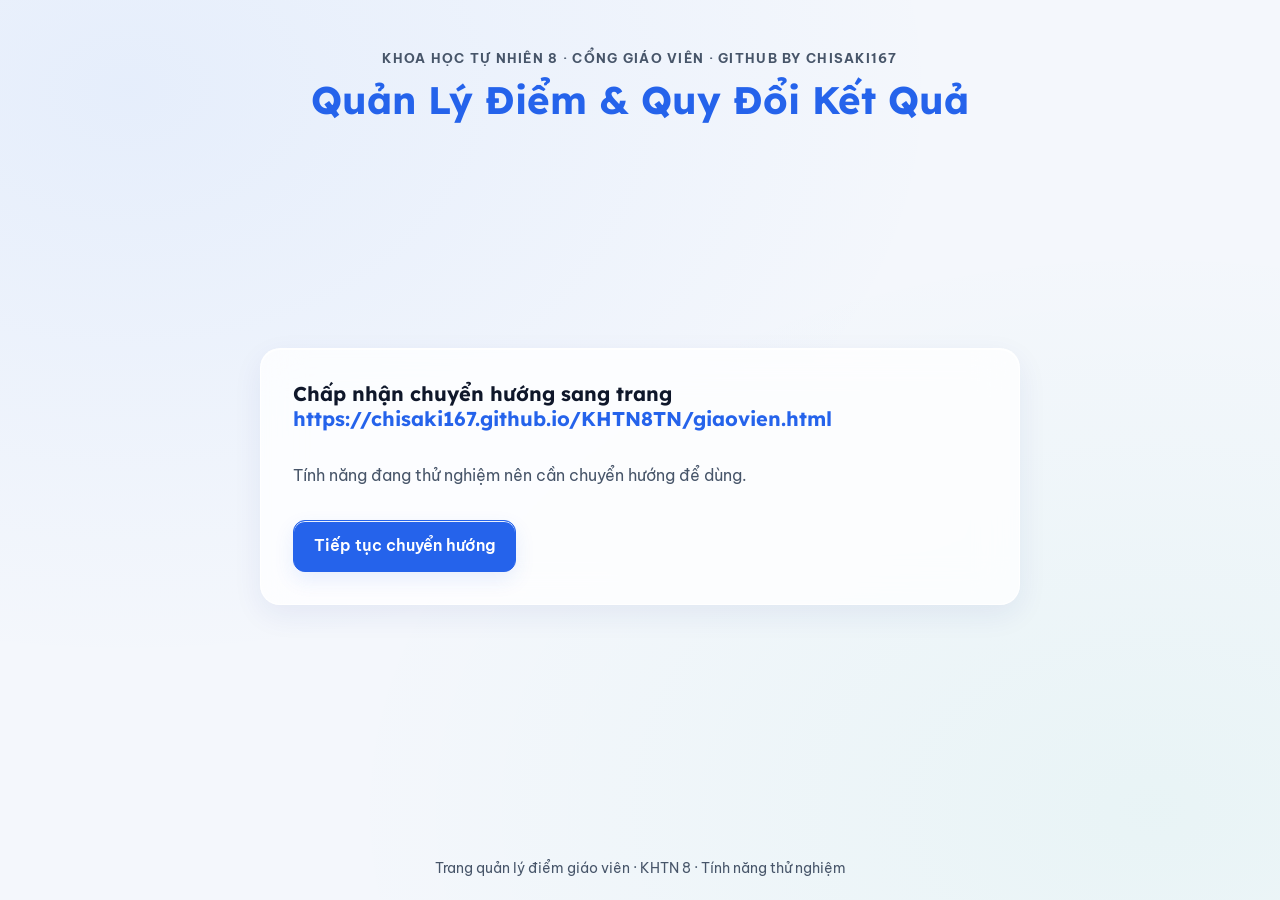
<file: giaovien.html>
<!doctype html>
<html lang="vi">
<head>
<meta charset="utf-8">
<meta name="viewport" content="width=device-width,initial-scale=1,viewport-fit=cover">
<title>Bảng điểm giáo viên · KHTN 8</title>
<link rel="preconnect" href="https://fonts.googleapis.com">
<link rel="preconnect" href="https://fonts.gstatic.com" crossorigin>
<link rel="stylesheet" href="https://fonts.googleapis.com/css2?family=Be+Vietnam+Pro:wght@400;500;600;700&family=Lexend:wght@500;600;700&display=swap">
<link rel="stylesheet" href="giaovien.css">
</head>
<body>

<header class="top wrap">
  <div class="eyebrow">Khoa học tự nhiên 8 · Cổng giáo viên · Github by chisaki167</div>
  <h1>Quản Lý Điểm & Quy Đổi Kết Quả</h1>
</header>

<main class="wrap">
  <div class="card">
    <h2>Chấp nhận chuyển hướng sang trang<br><a href="https://chisaki167.github.io/KHTN8TN/giaovien.html" style="color: var(--accent); text-decoration: none;">https://chisaki167.github.io/KHTN8TN/giaovien.html</a></h2>
    <p>Tính năng đang thử nghiệm nên cần chuyển hướng để dùng.</p>
    <a href="https://chisaki167.github.io/KHTN8TN/giaovien.html" class="btn primary">Tiếp tục chuyển hướng</a>
  </div>
</main>

<footer class="wrap">
  Trang quản lý điểm giáo viên · KHTN 8 · Tính năng thử nghiệm
</footer>

</body>
</html>
</file>
<file: index.css>
:root {
  color-scheme: light;
  --bg: #F4F7FC;
  --surface: rgba(255, 255, 255, 0.78);
  --surface-solid: #FFFFFF;
  --ink: #0F172A;
  --muted: #475569;
  --line: rgba(255, 255, 255, 0.6);
  --line-solid: #CBD5E1;
  --accent: #2563EB;
  --accent-ink: #FFFFFF;
  --accent-soft: rgba(37, 99, 235, 0.1);
  --amber: #D97706;
  --amber-soft: rgba(217, 119, 6, 0.1);
  --good: #059669;
  --good-soft: rgba(5, 150, 105, 0.1);
  --glass-border: 1px solid rgba(255, 255, 255, 0.8);
  --shadow-glass: 0 10px 30px 0 rgba(31, 38, 135, 0.07);
  --shadow-hover: 0 20px 40px 0 rgba(31, 38, 135, 0.12);
  --inner-glow: inset 0 1px 0 0 rgba(255, 255, 255, 0.9);
  --font-display: "Lexend", "Be Vietnam Pro", system-ui, sans-serif;
  --font-body: "Be Vietnam Pro", system-ui, -apple-system, sans-serif;
  --r: 20px;
}

@media (prefers-color-scheme: dark) {
  :root:not([data-theme="light"]) {
    color-scheme: dark;
    --bg: #030712;
    --surface: rgba(17, 24, 39, 0.65);
    --surface-solid: #111827;
    --ink: #F9FAFB;
    --muted: #9CA3AF;
    --line: rgba(255, 255, 255, 0.08);
    --line-solid: #374151;
    --accent: #3B82F6;
    --accent-ink: #030712;
    --accent-soft: rgba(59, 130, 246, 0.2);
    --amber: #F59E0B;
    --amber-soft: rgba(245, 158, 11, 0.2);
    --good: #10B981;
    --good-soft: rgba(16, 185, 129, 0.2);
    --glass-border: 1px solid rgba(255, 255, 255, 0.1);
    --shadow-glass: 0 10px 30px 0 rgba(0, 0, 0, 0.5);
    --shadow-hover: 0 20px 40px 0 rgba(0, 0, 0, 0.7);
    --inner-glow: inset 0 1px 0 0 rgba(255, 255, 255, 0.15);
  }
}

:root[data-theme="dark"] {
  color-scheme: dark;
  --bg: #030712;
  --surface: rgba(17, 24, 39, 0.65);
  --surface-solid: #111827;
  --ink: #F9FAFB;
  --muted: #9CA3AF;
  --line: rgba(255, 255, 255, 0.08);
  --line-solid: #374151;
  --accent: #3B82F6;
  --accent-ink: #030712;
  --accent-soft: rgba(59, 130, 246, 0.2);
  --amber: #F59E0B;
  --amber-soft: rgba(245, 158, 11, 0.2);
  --good: #10B981;
  --good-soft: rgba(16, 185, 129, 0.2);
  --glass-border: 1px solid rgba(255, 255, 255, 0.1);
  --shadow-glass: 0 10px 30px 0 rgba(0, 0, 0, 0.5);
  --shadow-hover: 0 20px 40px 0 rgba(0, 0, 0, 0.7);
  --inner-glow: inset 0 1px 0 0 rgba(255, 255, 255, 0.15);
}

*, *::before, *::after { box-sizing: border-box; }
body {
  margin: 0; padding: 0;
  font-family: var(--font-body); font-size: 16px; line-height: 1.6;
  background-color: var(--bg);
  background-image: 
    radial-gradient(at 10% 10%, rgba(59, 130, 246, 0.08) 0px, transparent 50%),
    radial-gradient(at 90% 90%, rgba(16, 185, 129, 0.05) 0px, transparent 50%);
  background-attachment: fixed;
  color: var(--ink);
  min-height: 100vh;
  display: flex;
  flex-direction: column;
  justify-content: space-between;
}

.wrap { max-width: 800px; margin: 0 auto; padding-inline: 20px; width: 100%; }
h1, h2 { font-family: var(--font-display); line-height: 1.25; margin: 0; }
p { margin: 0; }

header.top { padding-block: 48px 24px; text-align: center; }
.eyebrow { font-size: .85rem; letter-spacing: .1em; text-transform: uppercase; color: var(--muted); font-weight: 700; }
header.top h1 { font-size: clamp(2rem, 5vw, 2.8rem); margin-top: 8px; }
header.top h1 .highlight { color: var(--accent); text-shadow: 0 0 20px var(--accent-soft); }
.lead { color: var(--muted); margin-top: 10px; font-size: 1.05rem; }

main { padding-block: 10px 40px; display: grid; gap: 20px; }

.card {
  background: var(--surface);
  backdrop-filter: blur(20px); -webkit-backdrop-filter: blur(20px);
  border: var(--glass-border);
  box-shadow: var(--shadow-glass), var(--inner-glow);
  border-radius: var(--r);
  padding: 28px; display: grid; gap: 16px;
  transition: transform 0.3s cubic-bezier(0.4, 0, 0.2, 1), box-shadow 0.3s cubic-bezier(0.4, 0, 0.2, 1);
  text-decoration: none; color: inherit;
}
.card:hover {
  transform: translateY(-4px);
  box-shadow: var(--shadow-hover), var(--inner-glow);
  border-color: var(--accent);
}
.card-header { display: flex; justify-content: space-between; align-items: center; flex-wrap: wrap; gap: 10px; }
.tag {
  display: inline-block; font-size: .75rem; font-weight: 700; letter-spacing: .05em; text-transform: uppercase;
  padding: 4px 12px; border-radius: 999px; background: var(--accent-soft); color: var(--accent);
}
.card h2 { font-size: 1.35rem; }
.card p { color: var(--muted); }
.card-footer { display: flex; justify-content: flex-end; align-items: center; font-weight: 600; color: var(--accent); }

footer { color: var(--muted); font-size: .85rem; padding-block: 20px; text-align: center; }
</file>
<file: bai5.css>
:root {
  color-scheme: light;
  --bg: #F4F7FC;
  --surface: rgba(255, 255, 255, 0.78);
  --surface-solid: #FFFFFF;
  --ink: #0F172A;
  --muted: #475569;
  --line: rgba(255, 255, 255, 0.6);
  --line-solid: #CBD5E1;
  --accent: #2563EB;
  --accent-ink: #FFFFFF;
  --accent-soft: rgba(37, 99, 235, 0.1);
  --amber: #D97706;
  --amber-soft: rgba(217, 119, 6, 0.1);
  --good: #059669;
  --good-soft: rgba(5, 150, 105, 0.1);
  --bad: #DC2626;
  --bad-soft: rgba(220, 38, 38, 0.1);
  --liquid: rgba(59, 130, 246, 0.15);
  --liquid2: rgba(16, 185, 129, 0.15);
  --ppt: #FFFFFF;
  --glass: rgba(148, 163, 184, 0.3);
  --metal: #64748B;
  --screen: #0F172A;
  --digit: #34D399;
  --h: #3B82F6;
  --o: #EF4444;
  --hx: #0F172A;
  --glass-border: 1px solid rgba(255, 255, 255, 0.8);
  --shadow-glass: 0 10px 30px 0 rgba(31, 38, 135, 0.07);
  --shadow-hover: 0 20px 40px 0 rgba(31, 38, 135, 0.12);
  --inner-glow: inset 0 1px 0 0 rgba(255, 255, 255, 0.9);
  --font-display: "Lexend", "Be Vietnam Pro", system-ui, sans-serif;
  --font-body: "Be Vietnam Pro", system-ui, -apple-system, sans-serif;
  --r: 20px;
}

@media (prefers-color-scheme: dark) {
  :root:not([data-theme="light"]) {
    color-scheme: dark;
    --bg: #030712;
    --surface: rgba(17, 24, 39, 0.65);
    --surface-solid: #111827;
    --ink: #F9FAFB;
    --muted: #9CA3AF;
    --line: rgba(255, 255, 255, 0.08);
    --line-solid: #374151;
    --accent: #3B82F6;
    --accent-ink: #030712;
    --accent-soft: rgba(59, 130, 246, 0.2);
    --amber: #F59E0B;
    --amber-soft: rgba(245, 158, 11, 0.2);
    --good: #10B981;
    --good-soft: rgba(16, 185, 129, 0.2);
    --bad: #EF4444;
    --bad-soft: rgba(239, 68, 68, 0.2);
    --liquid: rgba(59, 130, 246, 0.25);
    --liquid2: rgba(16, 185, 129, 0.25);
    --ppt: #F9FAFB;
    --glass: rgba(75, 85, 99, 0.4);
    --metal: #9CA3AF;
    --screen: #020617;
    --digit: #34D399;
    --h: #60A5FA;
    --o: #F87171;
    --hx: #030712;
    --glass-border: 1px solid rgba(255, 255, 255, 0.1);
    --shadow-glass: 0 10px 30px 0 rgba(0, 0, 0, 0.5);
    --shadow-hover: 0 20px 40px 0 rgba(0, 0, 0, 0.7);
    --inner-glow: inset 0 1px 0 0 rgba(255, 255, 255, 0.15);
  }
}

:root[data-theme="dark"] {
  color-scheme: dark;
  --bg: #030712;
  --surface: rgba(17, 24, 39, 0.65);
  --surface-solid: #111827;
  --ink: #F9FAFB;
  --muted: #9CA3AF;
  --line: rgba(255, 255, 255, 0.08);
  --line-solid: #374151;
  --accent: #3B82F6;
  --accent-ink: #030712;
  --accent-soft: rgba(59, 130, 246, 0.2);
  --amber: #F59E0B;
  --amber-soft: rgba(245, 158, 11, 0.2);
  --good: #10B981;
  --good-soft: rgba(16, 185, 129, 0.2);
  --bad: #EF4444;
  --bad-soft: rgba(239, 68, 68, 0.2);
  --liquid: rgba(59, 130, 246, 0.25);
  --liquid2: rgba(16, 185, 129, 0.25);
  --ppt: #F9FAFB;
  --glass: rgba(75, 85, 99, 0.4);
  --metal: #9CA3AF;
  --screen: #020617;
  --digit: #34D399;
  --h: #60A5FA;
  --o: #F87171;
  --hx: #030712;
  --glass-border: 1px solid rgba(255, 255, 255, 0.1);
  --shadow-glass: 0 10px 30px 0 rgba(0, 0, 0, 0.5);
  --shadow-hover: 0 20px 40px 0 rgba(0, 0, 0, 0.7);
  --inner-glow: inset 0 1px 0 0 rgba(255, 255, 255, 0.15);
}

*, *::before, *::after { box-sizing: border-box; }
html { scroll-padding-top: env(safe-area-inset-top, 0px); }
body {
  margin: 0; padding: 0;
  font-family: var(--font-body); font-size: 16px; line-height: 1.6;
  background-color: var(--bg);
  background-image: 
    radial-gradient(at 10% 10%, rgba(59, 130, 246, 0.08) 0px, transparent 50%),
    radial-gradient(at 90% 90%, rgba(16, 185, 129, 0.05) 0px, transparent 50%);
  background-attachment: fixed;
  color: var(--ink);
}
img { max-width: 100%; }
[hidden]:not([hidden=until-found i]) { display: none !important; }

.wrap { max-width: 960px; margin: 0 auto; padding-inline: 20px; }
h1, h2, h3 { font-family: var(--font-display); line-height: 1.25; text-wrap: balance; margin: 0; }
h2 { font-size: 1.5rem; }
h3 { font-size: 1.15rem; }
p { margin: 0; }
sub { font-size: .72em; line-height: 0; }
button { font: inherit; cursor: pointer; }
:focus-visible { outline: 3px solid var(--accent); outline-offset: 2px; border-radius: 8px; }

header.top { padding-block: 36px 20px; }
.eyebrow { font-size: .8rem; letter-spacing: .1em; text-transform: uppercase; color: var(--muted); font-weight: 700; }
header.top h1 { font-size: clamp(1.8rem, 4.5vw, 2.6rem); margin-top: 6px; }
header.top h1 .lesson { color: var(--accent); text-shadow: 0 0 20px var(--accent-soft); }
.law { margin-top: 16px; display: flex; flex-wrap: wrap; align-items: center; gap: 10px 14px; font-family: var(--font-display); font-size: clamp(1rem, 3vw, 1.25rem); }
.law .chip {
  background: var(--surface);
  backdrop-filter: blur(16px); -webkit-backdrop-filter: blur(16px);
  border: var(--glass-border); border-radius: 999px; padding: 6px 16px;
  box-shadow: var(--shadow-glass), var(--inner-glow);
}
.law .eq { color: var(--accent); font-weight: 700; }

nav.tabs {
  position: sticky; top: env(safe-area-inset-top, 0px); z-index: 10;
  background: var(--surface);
  backdrop-filter: blur(20px); -webkit-backdrop-filter: blur(20px);
  border-bottom: 1px solid var(--line);
  box-shadow: 0 4px 20px rgba(0,0,0,0.03);
}
nav.tabs .wrap { display: flex; flex-wrap: wrap; gap: 2px 6px; padding-block: 4px; }
nav.tabs button {
  flex: none; background: none; border: 0; border-bottom: 3px solid transparent;
  color: var(--muted); padding: 12px 14px; font-weight: 600; white-space: nowrap;
  transition: all 0.3s cubic-bezier(0.4, 0, 0.2, 1);
  border-radius: 8px 8px 0 0;
}
nav.tabs button:hover { color: var(--ink); background: var(--accent-soft); }
nav.tabs button[aria-selected="true"] { color: var(--accent); border-bottom-color: var(--accent); background: var(--accent-soft); }

main { padding-block: 28px 60px; }
section.panel { display: grid; gap: 24px; }

.card {
  background: var(--surface);
  backdrop-filter: blur(20px); -webkit-backdrop-filter: blur(20px);
  border: var(--glass-border);
  box-shadow: var(--shadow-glass), var(--inner-glow);
  border-radius: var(--r);
  padding: 24px; display: grid; gap: 16px; min-width: 0;
  transition: transform 0.3s cubic-bezier(0.4, 0, 0.2, 1), box-shadow 0.3s cubic-bezier(0.4, 0, 0.2, 1);
}
.card:hover {
  transform: translateY(-2px);
  box-shadow: var(--shadow-hover), var(--inner-glow);
}
.lead { color: var(--muted); max-width: 68ch; }
.grid2 { display: grid; grid-template-columns: repeat(auto-fit, minmax(min(100%, 320px), 1fr)); gap: 24px; }

.statement {
  background: var(--accent-soft);
  backdrop-filter: blur(12px); -webkit-backdrop-filter: blur(12px);
  border: 1px solid var(--accent);
  border-radius: var(--r); padding: 18px 20px; font-weight: 600; font-size: 1.05rem;
}
.formula {
  font-family: var(--font-display); font-size: 1.25rem; text-align: center;
  padding: 14px; background: var(--surface);
  border: 1px dashed var(--line-solid); border-radius: 14px;
  box-shadow: var(--inner-glow);
}
ol.steps { margin: 0; padding: 0; list-style: none; display: grid; gap: 12px; counter-reset: s; }
ol.steps li { counter-increment: s; display: grid; grid-template-columns: 36px 1fr; gap: 12px; align-items: start; }
ol.steps li::before {
  content: counter(s); width: 34px; height: 34px; border-radius: 50%;
  background: var(--accent); color: var(--accent-ink);
  display: grid; place-items: center; font-weight: 700; font-family: var(--font-display);
  box-shadow: 0 4px 12px var(--accent-soft);
}
.note {
  background: var(--amber-soft); border: 1px solid rgba(217, 119, 6, 0.2);
  border-radius: 14px; padding: 14px 16px;
}
.note b { color: var(--amber); }
ul.clean { margin: 0; padding-left: 1.2em; display: grid; gap: 8px; }
.tag {
  display: inline-block; font-size: .75rem; font-weight: 700; letter-spacing: .05em; text-transform: uppercase;
  padding: 4px 10px; border-radius: 999px; background: var(--accent-soft); color: var(--accent);
}
.tag.th { background: var(--amber-soft); color: var(--amber); }
.tag.vd { background: var(--bad-soft); color: var(--bad); }

.react { display: flex; flex-wrap: wrap; align-items: center; justify-content: center; gap: 10px 14px; padding: 10px 0; }
.mol { display: inline-flex; align-items: center; }
.atom {
  width: 32px; height: 32px; border-radius: 50%; display: grid; place-items: center;
  font-weight: 700; font-size: .8rem; border: 2px solid var(--ink); margin-left: -6px;
  box-shadow: 0 4px 10px rgba(0,0,0,0.1); transition: transform 0.2s;
}
.atom:hover { transform: scale(1.1); }
.atom:first-child { margin-left: 0; }
.atom.H { background: var(--h); color: var(--hx); }
.atom.O { background: var(--o); color: #fff; width: 40px; height: 40px; }
.op { font-family: var(--font-display); font-size: 1.4rem; color: var(--muted); }
.counts { display: flex; justify-content: center; gap: 24px; flex-wrap: wrap; font-size: .95rem; color: var(--muted); }
.counts b { color: var(--ink); }

.btn {
  border: var(--glass-border);
  background: var(--surface);
  backdrop-filter: blur(16px); -webkit-backdrop-filter: blur(16px);
  color: var(--ink); border-radius: 12px; padding: 10px 18px; font-weight: 600;
  box-shadow: var(--shadow-glass), var(--inner-glow);
  transition: all 0.3s cubic-bezier(0.4, 0, 0.2, 1);
}
.btn:hover {
  border-color: var(--accent);
  transform: translateY(-2px);
  box-shadow: var(--shadow-hover), var(--inner-glow);
}
.btn.primary {
  background: var(--accent); border-color: var(--accent); color: var(--accent-ink);
  box-shadow: 0 8px 20px var(--accent-soft), var(--inner-glow);
}
.btn.primary:hover {
  filter: brightness(1.1);
  box-shadow: 0 12px 25px var(--accent-soft), var(--inner-glow);
}
.btn:disabled { opacity: .5; cursor: default; transform: none !important; box-shadow: none !important; }
.row { display: flex; flex-wrap: wrap; gap: 12px; align-items: center; }
.seg { display: flex; flex-wrap: wrap; gap: 8px; }
.seg button {
  border: var(--glass-border); background: var(--surface); color: var(--ink);
  border-radius: 999px; padding: 8px 16px; font-weight: 600; font-size: .92rem;
  backdrop-filter: blur(12px); -webkit-backdrop-filter: blur(12px);
  box-shadow: var(--shadow-glass);
  transition: all 0.3s cubic-bezier(0.4, 0, 0.2, 1);
}
.seg button:hover { border-color: var(--accent); transform: translateY(-1px); }
.seg button[aria-pressed="true"] {
  background: var(--accent); border-color: var(--accent); color: var(--accent-ink);
  box-shadow: 0 6px 16px var(--accent-soft);
}

.lab svg { width: 100%; height: auto; max-width: 560px; display: block; margin: 0 auto; filter: drop-shadow(0 10px 20px rgba(0,0,0,0.05)); }
.result { border-radius: 14px; padding: 14px 16px; background: var(--bg); border: 1px solid var(--line-solid); }
.result.show { background: var(--good-soft); border-color: var(--good); color: var(--good); }
@keyframes rise { from { transform: translateY(0); opacity: .9; } to { transform: translateY(-150px); opacity: 0; } }
@keyframes risein { from { transform: translateY(0); opacity: .9; } to { transform: translateY(-62px); opacity: .2; } }
.bub { animation: rise 1.6s ease-in infinite; }
.bubin { animation: risein 1.4s ease-in infinite; }

.eqlist { display: flex; flex-wrap: wrap; gap: 8px; }
.eqlist button {
  min-width: 44px; border: var(--glass-border); background: var(--surface); color: var(--ink);
  border-radius: 10px; padding: 6px 12px; font-weight: 600; font-variant-numeric: tabular-nums;
  backdrop-filter: blur(10px); -webkit-backdrop-filter: blur(10px);
}
.eqlist button.cur { border-color: var(--accent); color: var(--accent); box-shadow: inset 0 0 0 1px var(--accent), var(--shadow-glass); }
.eqlist button.done { background: var(--good-soft); border-color: var(--good); color: var(--good); }
.equation {
  display: flex; flex-wrap: wrap; align-items: center; justify-content: center; gap: 10px 12px;
  font-family: var(--font-display); font-size: clamp(1.2rem, 3.6vw, 1.7rem); padding: 18px 0; overflow-x: auto;
}
.species { display: inline-flex; align-items: center; gap: 6px; }
.equation input {
  width: 2.4em; height: 2em; text-align: center; font: inherit; font-size: .9em;
  border: 2px solid var(--line-solid); border-radius: 10px; background: var(--surface); color: var(--accent); font-weight: 700;
  box-shadow: var(--inner-glow); transition: all 0.2s;
}
.equation input:focus { border-color: var(--accent); outline: none; box-shadow: 0 0 15px var(--accent-soft); }
.table-wrap { overflow-x: auto; }
table.atoms { border-collapse: collapse; width: 100%; max-width: 460px; margin: 0 auto; font-variant-numeric: tabular-nums; }
table.atoms th, table.atoms td { border-bottom: 1px solid var(--line-solid); padding: 8px 12px; text-align: center; }
table.atoms th { font-size: .8rem; text-transform: uppercase; letter-spacing: .05em; color: var(--muted); }
td.ok { color: var(--good); font-weight: 700; }
td.no { color: var(--bad); font-weight: 700; }
.msg { border-radius: 12px; padding: 12px 16px; font-weight: 500; backdrop-filter: blur(10px); }
.msg.good { background: var(--good-soft); color: var(--good); border: 1px solid var(--good); }
.msg.bad { background: var(--bad-soft); color: var(--bad); border: 1px solid var(--bad); }
.msg.info { background: var(--amber-soft); color: var(--amber); border: 1px solid var(--amber); }

.prob { display: grid; gap: 12px; padding-block: 16px; border-top: 1px solid var(--line-solid); }
.prob:first-of-type { border-top: 0; padding-top: 0; }
.prob input { width: 8em; padding: 10px 12px; border: 1px solid var(--line-solid); border-radius: 10px; background: var(--surface); color: var(--ink); font: inherit; }
.q { display: grid; gap: 12px; padding-block: 18px; border-top: 1px solid var(--line-solid); }
.q:first-child { border-top: 0; padding-top: 0; }
.q .qh { display: flex; gap: 12px; align-items: baseline; flex-wrap: wrap; }
.q .num { font-family: var(--font-display); font-weight: 700; color: var(--accent); }
.opts { display: grid; gap: 10px; }
.opts label {
  display: flex; gap: 12px; align-items: flex-start;
  border: var(--glass-border); border-radius: 12px; padding: 12px 14px; cursor: pointer;
  background: var(--surface); backdrop-filter: blur(12px); -webkit-backdrop-filter: blur(12px);
  box-shadow: var(--shadow-glass); transition: all 0.2s;
}
.opts label:hover { border-color: var(--accent); transform: translateX(4px); }
.opts input { margin-top: 5px; accent-color: var(--accent); }
.opts label.right { border-color: var(--good); background: var(--good-soft); }
.opts label.wrong { border-color: var(--bad); background: var(--bad-soft); }
.explain { font-size: .94rem; color: var(--muted); }
.score { display: flex; align-items: center; gap: 16px; flex-wrap: wrap; }
.score .big { font-family: var(--font-display); font-size: 2.6rem; font-weight: 700; color: var(--accent); font-variant-numeric: tabular-nums; text-shadow: 0 0 20px var(--accent-soft); }

details {
  border: var(--glass-border); border-radius: 14px; background: var(--surface);
  backdrop-filter: blur(16px); -webkit-backdrop-filter: blur(16px);
  padding: 14px 18px; box-shadow: var(--shadow-glass);
  transition: all 0.3s;
}
details[open] { border-color: var(--accent); box-shadow: var(--shadow-hover); }
details summary { cursor: pointer; font-weight: 600; }
details p { margin-top: 10px; color: var(--muted); }
footer { color: var(--muted); font-size: .85rem; padding-block: 20px 40px; text-align: center; }

.student {
  margin-top: 20px; display: flex; flex-wrap: wrap; gap: 16px; align-items: end;
  background: var(--surface);
  backdrop-filter: blur(20px); -webkit-backdrop-filter: blur(20px);
  border: var(--glass-border); border-radius: var(--r); padding: 18px 20px;
  box-shadow: var(--shadow-glass), var(--inner-glow);
}
.field { display: grid; gap: 6px; min-width: 0; }
.field label { font-size: .8rem; font-weight: 600; color: var(--muted); }
.field input, .field select, textarea {
  font: inherit; padding: 10px 12px; border: 1px solid var(--line-solid); border-radius: 10px; background: var(--surface); color: var(--ink);
  box-shadow: var(--inner-glow);
}
.field.name { flex: 2 1 240px; } .field.name input { width: 100%; }
.field.cls { flex: 0 1 120px; } .field.cls input { width: 100%; }
.meter { flex: 1 1 220px; display: grid; gap: 8px; }
.meter .lbl { display: flex; justify-content: space-between; font-size: .85rem; color: var(--muted); font-weight: 600; }
.meter .lbl b { color: var(--accent); font-variant-numeric: tabular-nums; }
.bar { height: 12px; border-radius: 999px; background: var(--bg); border: 1px solid var(--line-solid); overflow: hidden; box-shadow: inset 0 2px 4px rgba(0,0,0,0.05); }
.bar i { display: block; height: 100%; width: 0; background: linear-gradient(90deg, var(--accent), var(--good)); border-radius: 999px; transition: width .5s cubic-bezier(0.4, 0, 0.2, 1); }
.prog { display: grid; gap: 10px; }
.prog .it { display: grid; grid-template-columns: minmax(0, 1fr) auto; gap: 6px 14px; align-items: center; }
.prog .it .bar { grid-column: 1 / -1; height: 8px; }
.prog .it span:last-of-type { font-variant-numeric: tabular-nums; color: var(--muted); font-weight: 600; }
.codebox {
  font-family: ui-monospace, Menlo, Consolas, monospace; font-size: .85rem; word-break: break-all;
  background: var(--screen); color: var(--digit); border: 1px dashed var(--accent); border-radius: 12px; padding: 14px;
  box-shadow: inset 0 2px 8px rgba(0,0,0,0.5);
}
.donebtn { justify-self: start; }
.donebtn.on { background: var(--good-soft); border-color: var(--good); color: var(--good); }

.tiles { display: grid; grid-template-columns: repeat(auto-fit, minmax(150px, 1fr)); gap: 14px; }
.tile {
  border: var(--glass-border); border-radius: 12px; padding: 14px 16px; background: var(--surface);
  backdrop-filter: blur(12px); -webkit-backdrop-filter: blur(12px); box-shadow: var(--shadow-glass);
}
.tile .v { font-family: var(--font-display); font-size: 1.8rem; font-weight: 700; font-variant-numeric: tabular-nums; color: var(--accent); }
.tile .k { font-size: .8rem; color: var(--muted); font-weight: 600; }
table.res { border-collapse: collapse; width: 100%; min-width: 780px; font-variant-numeric: tabular-nums; font-size: .92rem; }
table.res th, table.res td { border-bottom: 1px solid var(--line-solid); padding: 10px 10px; text-align: left; vertical-align: middle; }
table.res th { font-size: .75rem; text-transform: uppercase; letter-spacing: .05em; color: var(--muted); }
table.res td.n { text-align: right; }
.pill { display: inline-block; border-radius: 999px; padding: 2px 10px; font-size: .8rem; font-weight: 700; }
.pill.g { background: var(--good-soft); color: var(--good); }
.pill.m { background: var(--amber-soft); color: var(--amber); }
.pill.b { background: var(--bad-soft); color: var(--bad); }
.minibar { display: inline-block; width: 60px; height: 8px; border-radius: 999px; background: var(--line-solid); vertical-align: middle; margin-right: 8px; overflow: hidden; }
.minibar i { display: block; height: 100%; background: var(--accent); }
textarea { width: 100%; min-height: 120px; resize: vertical; }
.linkbtn { background: none; border: 0; color: var(--bad); font-weight: 600; padding: 2px 6px; cursor: pointer; }
.linkbtn:hover { text-decoration: underline; }

.bonusrows { display: grid; gap: 10px; }
.bonusrows input { width: 5.5em; padding: 8px 10px; border: 1px solid var(--line-solid); border-radius: 8px; background: var(--surface); color: var(--ink); font: inherit; text-align: center; }
nav.tabs button.teacher { color: var(--amber); }
@media (prefers-reduced-motion: reduce) { .bub, .bubin { animation-duration: 4s; } }
</file>
<file: bai6.css>
:root {
  color-scheme: light;
  --bg: #F4F7FC;
  --surface: rgba(255, 255, 255, 0.78);
  --surface-solid: #FFFFFF;
  --ink: #0F172A;
  --muted: #475569;
  --line: rgba(255, 255, 255, 0.6);
  --line-solid: #CBD5E1;
  --accent: #2563EB;
  --accent-ink: #FFFFFF;
  --accent-soft: rgba(37, 99, 235, 0.1);
  --amber: #D97706;
  --amber-soft: rgba(217, 119, 6, 0.1);
  --good: #059669;
  --good-soft: rgba(5, 150, 105, 0.1);
  --bad: #DC2626;
  --bad-soft: rgba(220, 38, 38, 0.1);
  --liquid: rgba(59, 130, 246, 0.15);
  --liquid2: rgba(16, 185, 129, 0.15);
  --ppt: #FFFFFF;
  --glass: rgba(148, 163, 184, 0.3);
  --metal: #64748B;
  --screen: #0F172A;
  --digit: #34D399;
  --h: #3B82F6;
  --o: #EF4444;
  --hx: #0F172A;
  --glass-border: 1px solid rgba(255, 255, 255, 0.8);
  --shadow-glass: 0 10px 30px 0 rgba(31, 38, 135, 0.07);
  --shadow-hover: 0 20px 40px 0 rgba(31, 38, 135, 0.12);
  --inner-glow: inset 0 1px 0 0 rgba(255, 255, 255, 0.9);
  --font-display: "Lexend", "Be Vietnam Pro", system-ui, sans-serif;
  --font-body: "Be Vietnam Pro", system-ui, -apple-system, sans-serif;
  --r: 20px;
}

@media (prefers-color-scheme: dark) {
  :root:not([data-theme="light"]) {
    color-scheme: dark;
    --bg: #030712;
    --surface: rgba(17, 24, 39, 0.65);
    --surface-solid: #111827;
    --ink: #F9FAFB;
    --muted: #9CA3AF;
    --line: rgba(255, 255, 255, 0.08);
    --line-solid: #374151;
    --accent: #3B82F6;
    --accent-ink: #030712;
    --accent-soft: rgba(59, 130, 246, 0.2);
    --amber: #F59E0B;
    --amber-soft: rgba(245, 158, 11, 0.2);
    --good: #10B981;
    --good-soft: rgba(16, 185, 129, 0.2);
    --bad: #EF4444;
    --bad-soft: rgba(239, 68, 68, 0.2);
    --liquid: rgba(59, 130, 246, 0.25);
    --liquid2: rgba(16, 185, 129, 0.25);
    --ppt: #F9FAFB;
    --glass: rgba(75, 85, 99, 0.4);
    --metal: #9CA3AF;
    --screen: #020617;
    --digit: #34D399;
    --h: #60A5FA;
    --o: #F87171;
    --hx: #030712;
    --glass-border: 1px solid rgba(255, 255, 255, 0.1);
    --shadow-glass: 0 10px 30px 0 rgba(0, 0, 0, 0.5);
    --shadow-hover: 0 20px 40px 0 rgba(0, 0, 0, 0.7);
    --inner-glow: inset 0 1px 0 0 rgba(255, 255, 255, 0.15);
  }
}

:root[data-theme="dark"] {
  color-scheme: dark;
  --bg: #030712;
  --surface: rgba(17, 24, 39, 0.65);
  --surface-solid: #111827;
  --ink: #F9FAFB;
  --muted: #9CA3AF;
  --line: rgba(255, 255, 255, 0.08);
  --line-solid: #374151;
  --accent: #3B82F6;
  --accent-ink: #030712;
  --accent-soft: rgba(59, 130, 246, 0.2);
  --amber: #F59E0B;
  --amber-soft: rgba(245, 158, 11, 0.2);
  --good: #10B981;
  --good-soft: rgba(16, 185, 129, 0.2);
  --bad: #EF4444;
  --bad-soft: rgba(239, 68, 68, 0.2);
  --liquid: rgba(59, 130, 246, 0.25);
  --liquid2: rgba(16, 185, 129, 0.25);
  --ppt: #F9FAFB;
  --glass: rgba(75, 85, 99, 0.4);
  --metal: #9CA3AF;
  --screen: #020617;
  --digit: #34D399;
  --h: #60A5FA;
  --o: #F87171;
  --hx: #030712;
  --glass-border: 1px solid rgba(255, 255, 255, 0.1);
  --shadow-glass: 0 10px 30px 0 rgba(0, 0, 0, 0.5);
  --shadow-hover: 0 20px 40px 0 rgba(0, 0, 0, 0.7);
  --inner-glow: inset 0 1px 0 0 rgba(255, 255, 255, 0.15);
}

*, *::before, *::after { box-sizing: border-box; }
html { scroll-padding-top: env(safe-area-inset-top, 0px); }
body {
  margin: 0; padding: 0;
  font-family: var(--font-body); font-size: 16px; line-height: 1.6;
  background-color: var(--bg);
  background-image: 
    radial-gradient(at 10% 10%, rgba(59, 130, 246, 0.08) 0px, transparent 50%),
    radial-gradient(at 90% 90%, rgba(16, 185, 129, 0.05) 0px, transparent 50%);
  background-attachment: fixed;
  color: var(--ink);
}
img { max-width: 100%; }
[hidden]:not([hidden=until-found i]) { display: none !important; }

.wrap { max-width: 960px; margin: 0 auto; padding-inline: 20px; }
h1, h2, h3 { font-family: var(--font-display); line-height: 1.25; text-wrap: balance; margin: 0; }
h2 { font-size: 1.5rem; }
h3 { font-size: 1.15rem; }
p { margin: 0; }
sub { font-size: .72em; line-height: 0; }
button { font: inherit; cursor: pointer; }
:focus-visible { outline: 3px solid var(--accent); outline-offset: 2px; border-radius: 8px; }

header.top { padding-block: 36px 20px; }
.eyebrow { font-size: .8rem; letter-spacing: .1em; text-transform: uppercase; color: var(--muted); font-weight: 700; }
header.top h1 { font-size: clamp(1.8rem, 4.5vw, 2.6rem); margin-top: 6px; }
header.top h1 .lesson { color: var(--accent); text-shadow: 0 0 20px var(--accent-soft); }
.law { margin-top: 16px; display: flex; flex-wrap: wrap; align-items: center; gap: 10px 14px; font-family: var(--font-display); font-size: clamp(1rem, 3vw, 1.25rem); }
.law .chip {
  background: var(--surface);
  backdrop-filter: blur(16px); -webkit-backdrop-filter: blur(16px);
  border: var(--glass-border); border-radius: 999px; padding: 6px 16px;
  box-shadow: var(--shadow-glass), var(--inner-glow);
}
.law .eq { color: var(--accent); font-weight: 700; }

nav.tabs {
  position: sticky; top: env(safe-area-inset-top, 0px); z-index: 10;
  background: var(--surface);
  backdrop-filter: blur(20px); -webkit-backdrop-filter: blur(20px);
  border-bottom: 1px solid var(--line);
  box-shadow: 0 4px 20px rgba(0,0,0,0.03);
}
nav.tabs .wrap { display: flex; flex-wrap: wrap; gap: 2px 6px; padding-block: 4px; }
nav.tabs button {
  flex: none; background: none; border: 0; border-bottom: 3px solid transparent;
  color: var(--muted); padding: 12px 14px; font-weight: 600; white-space: nowrap;
  transition: all 0.3s cubic-bezier(0.4, 0, 0.2, 1);
  border-radius: 8px 8px 0 0;
}
nav.tabs button:hover { color: var(--ink); background: var(--accent-soft); }
nav.tabs button[aria-selected="true"] { color: var(--accent); border-bottom-color: var(--accent); background: var(--accent-soft); }

main { padding-block: 28px 60px; }
section.panel { display: grid; gap: 24px; }

.card {
  background: var(--surface);
  backdrop-filter: blur(20px); -webkit-backdrop-filter: blur(20px);
  border: var(--glass-border);
  box-shadow: var(--shadow-glass), var(--inner-glow);
  border-radius: var(--r);
  padding: 24px; display: grid; gap: 16px; min-width: 0;
  transition: transform 0.3s cubic-bezier(0.4, 0, 0.2, 1), box-shadow 0.3s cubic-bezier(0.4, 0, 0.2, 1);
}
.card:hover {
  transform: translateY(-2px);
  box-shadow: var(--shadow-hover), var(--inner-glow);
}
.lead { color: var(--muted); max-width: 68ch; }
.grid2 { display: grid; grid-template-columns: repeat(auto-fit, minmax(min(100%, 320px), 1fr)); gap: 24px; }

.statement {
  background: var(--accent-soft);
  backdrop-filter: blur(12px); -webkit-backdrop-filter: blur(12px);
  border: 1px solid var(--accent);
  border-radius: var(--r); padding: 18px 20px; font-weight: 600; font-size: 1.05rem;
}
.formula {
  font-family: var(--font-display); font-size: 1.25rem; text-align: center;
  padding: 14px; background: var(--surface);
  border: 1px dashed var(--line-solid); border-radius: 14px;
  box-shadow: var(--inner-glow);
}
ol.steps { margin: 0; padding: 0; list-style: none; display: grid; gap: 12px; counter-reset: s; }
ol.steps li { counter-increment: s; display: grid; grid-template-columns: 36px 1fr; gap: 12px; align-items: start; }
ol.steps li::before {
  content: counter(s); width: 34px; height: 34px; border-radius: 50%;
  background: var(--accent); color: var(--accent-ink);
  display: grid; place-items: center; font-weight: 700; font-family: var(--font-display);
  box-shadow: 0 4px 12px var(--accent-soft);
}
.note {
  background: var(--amber-soft); border: 1px solid rgba(217, 119, 6, 0.2);
  border-radius: 14px; padding: 14px 16px;
}
.note b { color: var(--amber); }
ul.clean { margin: 0; padding-left: 1.2em; display: grid; gap: 8px; }
.tag {
  display: inline-block; font-size: .75rem; font-weight: 700; letter-spacing: .05em; text-transform: uppercase;
  padding: 4px 10px; border-radius: 999px; background: var(--accent-soft); color: var(--accent);
}
.tag.th { background: var(--amber-soft); color: var(--amber); }
.tag.vd { background: var(--bad-soft); color: var(--bad); }

.btn {
  border: var(--glass-border);
  background: var(--surface);
  backdrop-filter: blur(16px); -webkit-backdrop-filter: blur(16px);
  color: var(--ink); border-radius: 12px; padding: 10px 18px; font-weight: 600;
  box-shadow: var(--shadow-glass), var(--inner-glow);
  transition: all 0.3s cubic-bezier(0.4, 0, 0.2, 1);
}
.btn:hover {
  border-color: var(--accent);
  transform: translateY(-2px);
  box-shadow: var(--shadow-hover), var(--inner-glow);
}
.btn.primary {
  background: var(--accent); border-color: var(--accent); color: var(--accent-ink);
  box-shadow: 0 8px 20px var(--accent-soft), var(--inner-glow);
}
.btn.primary:hover {
  filter: brightness(1.1);
  box-shadow: 0 12px 25px var(--accent-soft), var(--inner-glow);
}
.btn:disabled { opacity: .5; cursor: default; transform: none !important; box-shadow: none !important; }
.row { display: flex; flex-wrap: wrap; gap: 12px; align-items: center; }

.ratio { display: grid; gap: 16px; }
.ratio input[type=range] { width: 100%; accent-color: var(--accent); }
.rgrid { display: grid; grid-template-columns: repeat(3, minmax(0, 1fr)); gap: 14px; text-align: center; }
.rgrid div {
  border: var(--glass-border); border-radius: 14px; padding: 14px 10px;
  background: var(--surface); backdrop-filter: blur(12px);
  box-shadow: var(--shadow-glass);
}
.rgrid .f { font-family: var(--font-display); font-weight: 700; font-size: 1.15rem; }
.rgrid .v { font-variant-numeric: tabular-nums; color: var(--accent); font-weight: 700; }
.rgrid .s { font-size: .85rem; color: var(--muted); }

.ftable { display: grid; grid-template-columns: repeat(auto-fit, minmax(min(100%, 210px), 1fr)); gap: 16px; }
.ftable div {
  border: var(--glass-border); border-radius: 14px; padding: 16px; text-align: center;
  background: var(--surface); backdrop-filter: blur(12px); box-shadow: var(--shadow-glass);
}
.ftable .formula { border: 0; padding: 4px; background: none; box-shadow: none; }

.gsteps { display: grid; gap: 14px; }
.gstep {
  display: grid; gap: 10px; border: var(--glass-border); border-radius: 14px; padding: 16px;
  background: var(--surface); backdrop-filter: blur(12px); box-shadow: var(--shadow-glass);
}
.gstep.ok { border-color: var(--good); background: var(--good-soft); }
.gstep .lbl { font-weight: 600; }
.gstep input {
  width: 8em; padding: 10px 12px; border: 1px solid var(--line-solid); border-radius: 10px;
  background: var(--surface); color: var(--ink); font: inherit;
}

.drill { font-family: var(--font-display); font-size: clamp(1.1rem, 3.2vw, 1.4rem); text-align: center; padding: 14px 0; }
.mtable { border-collapse: collapse; font-variant-numeric: tabular-nums; font-size: .92rem; margin: 0 auto; }
.mtable td, .mtable th { border: 1px solid var(--line-solid); padding: 8px 12px; text-align: center; }
.mtable th { color: var(--muted); font-weight: 600; background: var(--accent-soft); }

.eqlist { display: flex; flex-wrap: wrap; gap: 8px; }
.eqlist button {
  min-width: 44px; border: var(--glass-border); background: var(--surface); color: var(--ink);
  border-radius: 10px; padding: 6px 12px; font-weight: 600; font-variant-numeric: tabular-nums;
  backdrop-filter: blur(10px); -webkit-backdrop-filter: blur(10px);
}
.eqlist button.cur { border-color: var(--accent); color: var(--accent); box-shadow: inset 0 0 0 1px var(--accent), var(--shadow-glass); }
.eqlist button.done { background: var(--good-soft); border-color: var(--good); color: var(--good); }

.msg { border-radius: 12px; padding: 12px 16px; font-weight: 500; backdrop-filter: blur(10px); }
.msg.good { background: var(--good-soft); color: var(--good); border: 1px solid var(--good); }
.msg.bad { background: var(--bad-soft); color: var(--bad); border: 1px solid var(--bad); }
.msg.info { background: var(--amber-soft); color: var(--amber); border: 1px solid var(--amber); }

.prob { display: grid; gap: 12px; padding-block: 16px; border-top: 1px solid var(--line-solid); }
.prob:first-of-type { border-top: 0; padding-top: 0; }
.prob input { width: 8em; padding: 10px 12px; border: 1px solid var(--line-solid); border-radius: 10px; background: var(--surface); color: var(--ink); font: inherit; }

.q { display: grid; gap: 12px; padding-block: 18px; border-top: 1px solid var(--line-solid); }
.q:first-child { border-top: 0; padding-top: 0; }
.q .qh { display: flex; gap: 12px; align-items: baseline; flex-wrap: wrap; }
.q .num { font-family: var(--font-display); font-weight: 700; color: var(--accent); }
.opts { display: grid; gap: 10px; }
.opts label {
  display: flex; gap: 12px; align-items: flex-start;
  border: var(--glass-border); border-radius: 12px; padding: 12px 14px; cursor: pointer;
  background: var(--surface); backdrop-filter: blur(12px); -webkit-backdrop-filter: blur(12px);
  box-shadow: var(--shadow-glass); transition: all 0.2s;
}
.opts label:hover { border-color: var(--accent); transform: translateX(4px); }
.opts input { margin-top: 5px; accent-color: var(--accent); }
.opts label.right { border-color: var(--good); background: var(--good-soft); }
.opts label.wrong { border-color: var(--bad); background: var(--bad-soft); }
.explain { font-size: .94rem; color: var(--muted); }
.score { display: flex; align-items: center; gap: 16px; flex-wrap: wrap; }
.score .big { font-family: var(--font-display); font-size: 2.6rem; font-weight: 700; color: var(--accent); font-variant-numeric: tabular-nums; text-shadow: 0 0 20px var(--accent-soft); }

details {
  border: var(--glass-border); border-radius: 14px; background: var(--surface);
  backdrop-filter: blur(16px); -webkit-backdrop-filter: blur(16px);
  padding: 14px 18px; box-shadow: var(--shadow-glass);
  transition: all 0.3s;
}
details[open] { border-color: var(--accent); box-shadow: var(--shadow-hover); }
details summary { cursor: pointer; font-weight: 600; }
details p { margin-top: 10px; color: var(--muted); }
footer { color: var(--muted); font-size: .85rem; padding-block: 20px 40px; text-align: center; }

.student {
  margin-top: 20px; display: flex; flex-wrap: wrap; gap: 16px; align-items: end;
  background: var(--surface);
  backdrop-filter: blur(20px); -webkit-backdrop-filter: blur(20px);
  border: var(--glass-border); border-radius: var(--r); padding: 18px 20px;
  box-shadow: var(--shadow-glass), var(--inner-glow);
}
.field { display: grid; gap: 6px; min-width: 0; }
.field label { font-size: .8rem; font-weight: 600; color: var(--muted); }
.field input, .field select, textarea {
  font: inherit; padding: 10px 12px; border: 1px solid var(--line-solid); border-radius: 10px; background: var(--surface); color: var(--ink);
  box-shadow: var(--inner-glow);
}
.field.name { flex: 2 1 240px; } .field.name input { width: 100%; }
.field.cls { flex: 0 1 120px; } .field.cls input { width: 100%; }
.meter { flex: 1 1 220px; display: grid; gap: 8px; }
.meter .lbl { display: flex; justify-content: space-between; font-size: .85rem; color: var(--muted); font-weight: 600; }
.meter .lbl b { color: var(--accent); font-variant-numeric: tabular-nums; }
.bar { height: 12px; border-radius: 999px; background: var(--bg); border: 1px solid var(--line-solid); overflow: hidden; box-shadow: inset 0 2px 4px rgba(0,0,0,0.05); }
.bar i { display: block; height: 100%; width: 0; background: linear-gradient(90deg, var(--accent), var(--good)); border-radius: 999px; transition: width .5s cubic-bezier(0.4, 0, 0.2, 1); }
.prog { display: grid; gap: 10px; }
.prog .it { display: grid; grid-template-columns: minmax(0, 1fr) auto; gap: 6px 14px; align-items: center; }
.prog .it .bar { grid-column: 1 / -1; height: 8px; }
.prog .it span:last-of-type { font-variant-numeric: tabular-nums; color: var(--muted); font-weight: 600; }
.codebox {
  font-family: ui-monospace, Menlo, Consolas, monospace; font-size: .85rem; word-break: break-all;
  background: var(--screen); color: var(--digit); border: 1px dashed var(--accent); border-radius: 12px; padding: 14px;
  box-shadow: inset 0 2px 8px rgba(0,0,0,0.5);
}
.donebtn { justify-self: start; }
.donebtn.on { background: var(--good-soft); border-color: var(--good); color: var(--good); }

.tiles { display: grid; grid-template-columns: repeat(auto-fit, minmax(150px, 1fr)); gap: 14px; }
.tile {
  border: var(--glass-border); border-radius: 12px; padding: 14px 16px; background: var(--surface);
  backdrop-filter: blur(12px); -webkit-backdrop-filter: blur(12px); box-shadow: var(--shadow-glass);
}
.tile .v { font-family: var(--font-display); font-size: 1.8rem; font-weight: 700; font-variant-numeric: tabular-nums; color: var(--accent); }
.tile .k { font-size: .8rem; color: var(--muted); font-weight: 600; }
table.res { border-collapse: collapse; width: 100%; min-width: 780px; font-variant-numeric: tabular-nums; font-size: .92rem; }
table.res th, table.res td { border-bottom: 1px solid var(--line-solid); padding: 10px 10px; text-align: left; vertical-align: middle; }
table.res th { font-size: .75rem; text-transform: uppercase; letter-spacing: .05em; color: var(--muted); }
table.res td.n { text-align: right; }
.pill { display: inline-block; border-radius: 999px; padding: 2px 10px; font-size: .8rem; font-weight: 700; }
.pill.g { background: var(--good-soft); color: var(--good); }
.pill.m { background: var(--amber-soft); color: var(--amber); }
.pill.b { background: var(--bad-soft); color: var(--bad); }
.minibar { display: inline-block; width: 60px; height: 8px; border-radius: 999px; background: var(--line-solid); vertical-align: middle; margin-right: 8px; overflow: hidden; }
.minibar i { display: block; height: 100%; background: var(--accent); }
textarea { width: 100%; min-height: 120px; resize: vertical; }
.linkbtn { background: none; border: 0; color: var(--bad); font-weight: 600; padding: 2px 6px; cursor: pointer; }
.linkbtn:hover { text-decoration: underline; }

.bonusrows { display: grid; gap: 10px; }
.bonusrows input { width: 5.5em; padding: 8px 10px; border: 1px solid var(--line-solid); border-radius: 8px; background: var(--surface); color: var(--ink); font: inherit; text-align: center; }
nav.tabs button.teacher { color: var(--amber); }
@media (prefers-reduced-motion: reduce) { .bub, .bubin { animation-duration: 4s; } }
</file>
<file: giaovien.css>
:root {
  color-scheme: light;
  --bg: #F4F7FC;
  --surface: rgba(255, 255, 255, 0.78);
  --surface-solid: #FFFFFF;
  --ink: #0F172A;
  --muted: #475569;
  --line: rgba(255, 255, 255, 0.6);
  --line-solid: #CBD5E1;
  --accent: #2563EB;
  --accent-ink: #FFFFFF;
  --accent-soft: rgba(37, 99, 235, 0.1);
  --glass-border: 1px solid rgba(255, 255, 255, 0.8);
  --shadow-glass: 0 10px 30px 0 rgba(31, 38, 135, 0.07);
  --shadow-hover: 0 20px 40px 0 rgba(31, 38, 135, 0.12);
  --inner-glow: inset 0 1px 0 0 rgba(255, 255, 255, 0.9);
  --font-display: "Lexend", "Be Vietnam Pro", system-ui, sans-serif;
  --font-body: "Be Vietnam Pro", system-ui, -apple-system, sans-serif;
  --r: 20px;
}

*, *::before, *::after { box-sizing: border-box; }
body {
  margin: 0; padding: 0;
  font-family: var(--font-body); font-size: 16px; line-height: 1.6;
  background-color: var(--bg);
  background-image: 
    radial-gradient(at 10% 10%, rgba(59, 130, 246, 0.08) 0px, transparent 50%),
    radial-gradient(at 90% 90%, rgba(16, 185, 129, 0.05) 0px, transparent 50%);
  background-attachment: fixed;
  color: var(--ink);
  min-height: 100vh;
  display: flex;
  flex-direction: column;
  justify-content: space-between;
}

.wrap { max-width: 800px; margin: 0 auto; padding-inline: 20px; width: 100%; }
h1, h2 { font-family: var(--font-display); line-height: 1.25; margin: 0; }
button { font: inherit; cursor: pointer; }

header.top { padding-block: 48px 20px; text-align: center; }
.eyebrow { font-size: .8rem; letter-spacing: .1em; text-transform: uppercase; color: var(--muted); font-weight: 700; }
header.top h1 { font-size: clamp(1.8rem, 4vw, 2.4rem); margin-top: 8px; color: var(--accent); }

main { padding-block: 10px 40px; display: grid; gap: 20px; }

.card {
  background: var(--surface);
  backdrop-filter: blur(20px); -webkit-backdrop-filter: blur(20px);
  border: var(--glass-border);
  box-shadow: var(--shadow-glass), var(--inner-glow);
  border-radius: var(--r);
  padding: 32px; display: grid; gap: 16px;
}
.card h2 { font-size: 1.25rem; font-weight: 700; word-break: break-all; }
.card p { color: var(--muted); }

.btn {
  border: var(--glass-border);
  background: var(--surface);
  backdrop-filter: blur(16px); -webkit-backdrop-filter: blur(16px);
  color: var(--ink); border-radius: 12px; padding: 12px 20px; font-weight: 600;
  box-shadow: var(--shadow-glass), var(--inner-glow);
  transition: all 0.3s cubic-bezier(0.4, 0, 0.2, 1);
  justify-self: start;
  text-decoration: none;
  display: inline-block;
  text-align: center;
}
.btn.primary {
  background: var(--accent); border-color: var(--accent); color: var(--accent-ink);
  box-shadow: 0 8px 20px var(--accent-soft), var(--inner-glow);
}
.btn.primary:hover {
  filter: brightness(1.1);
  transform: translateY(-2px);
}

footer { color: var(--muted); font-size: .85rem; padding-block: 20px; text-align: center; }
</file>
